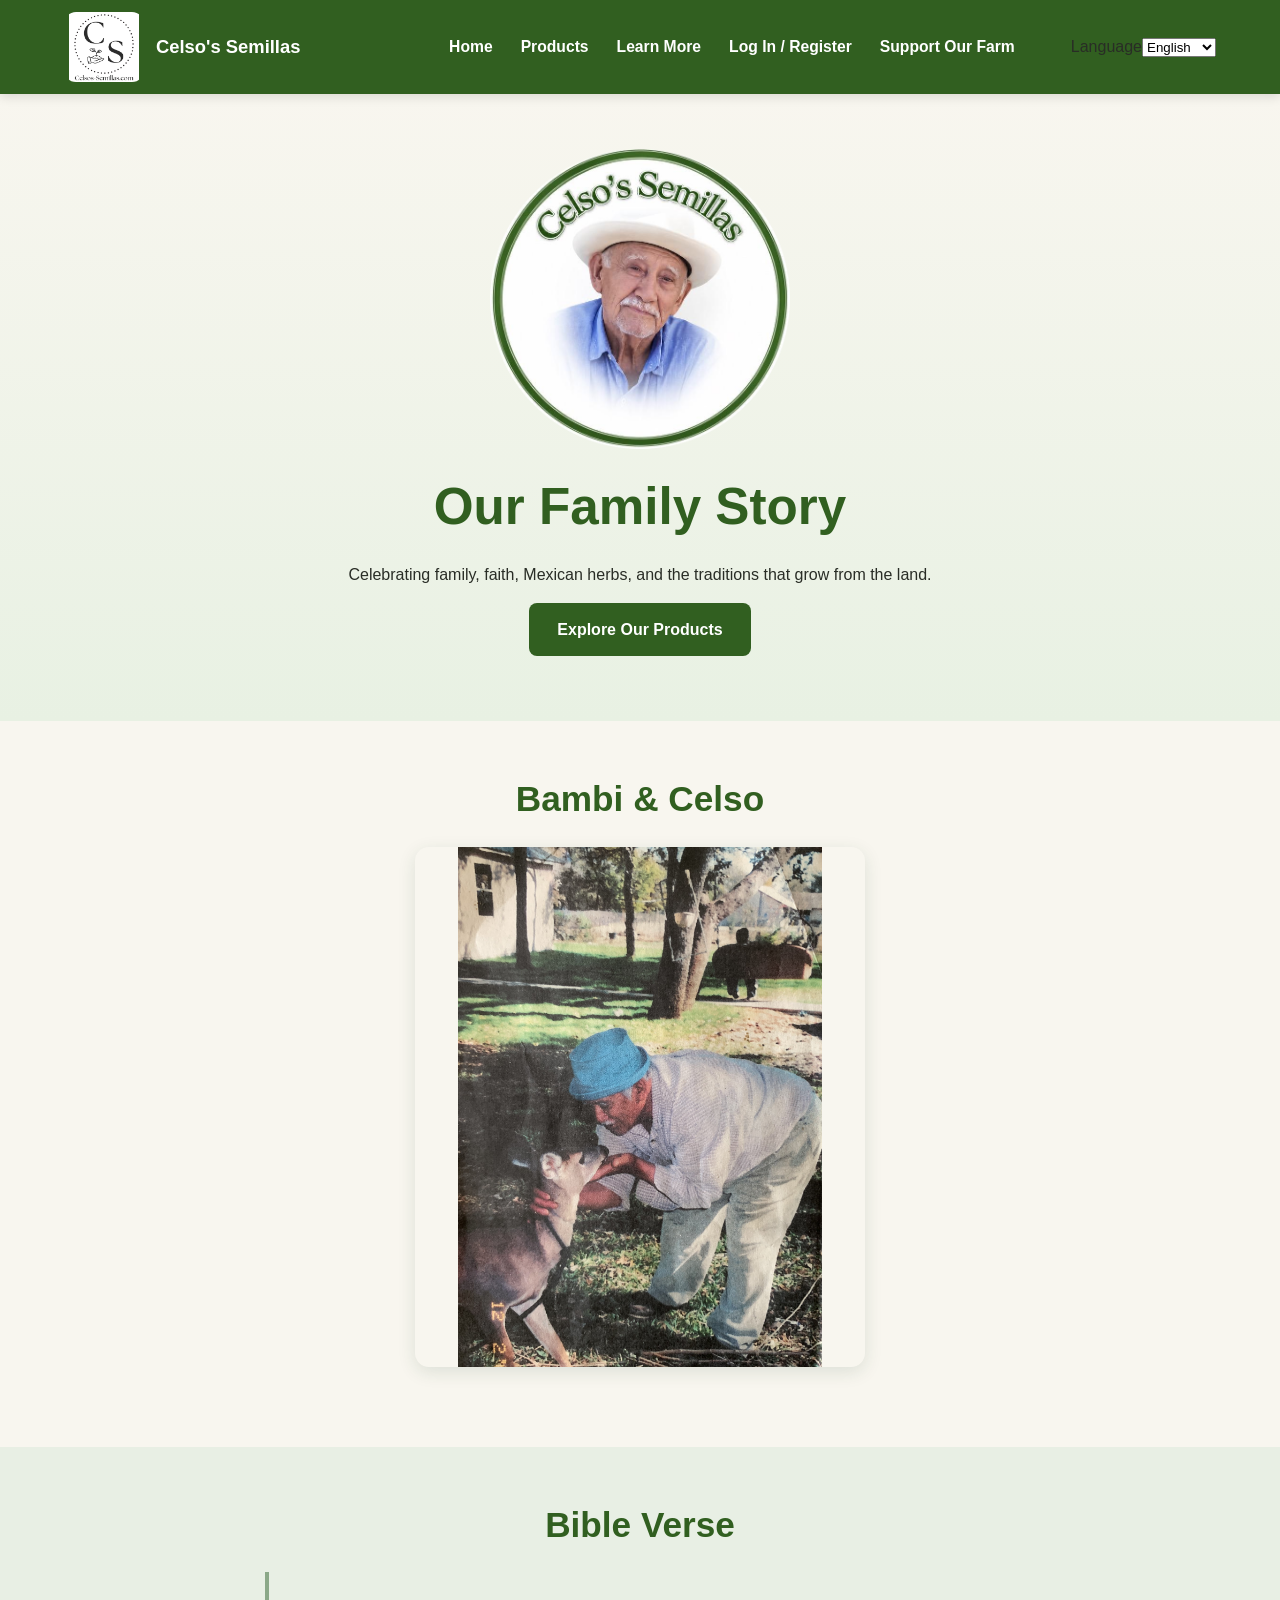
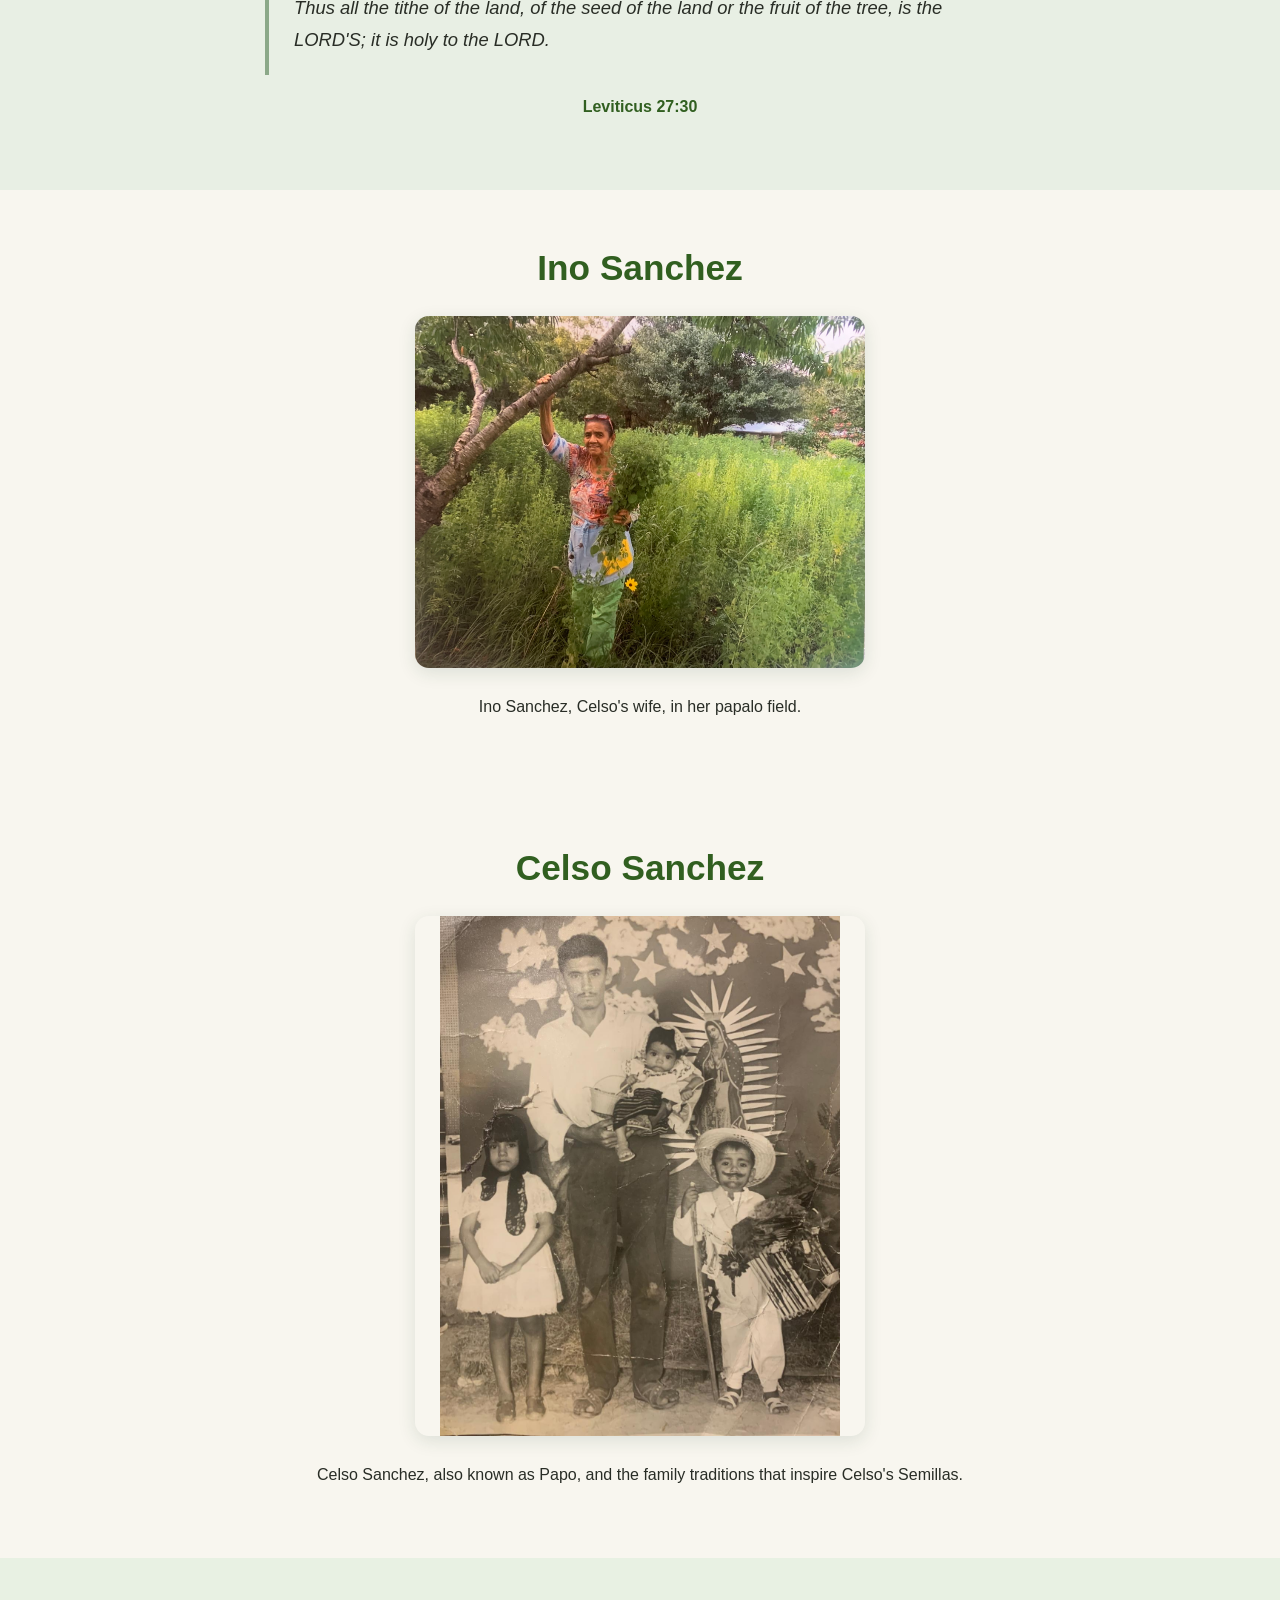
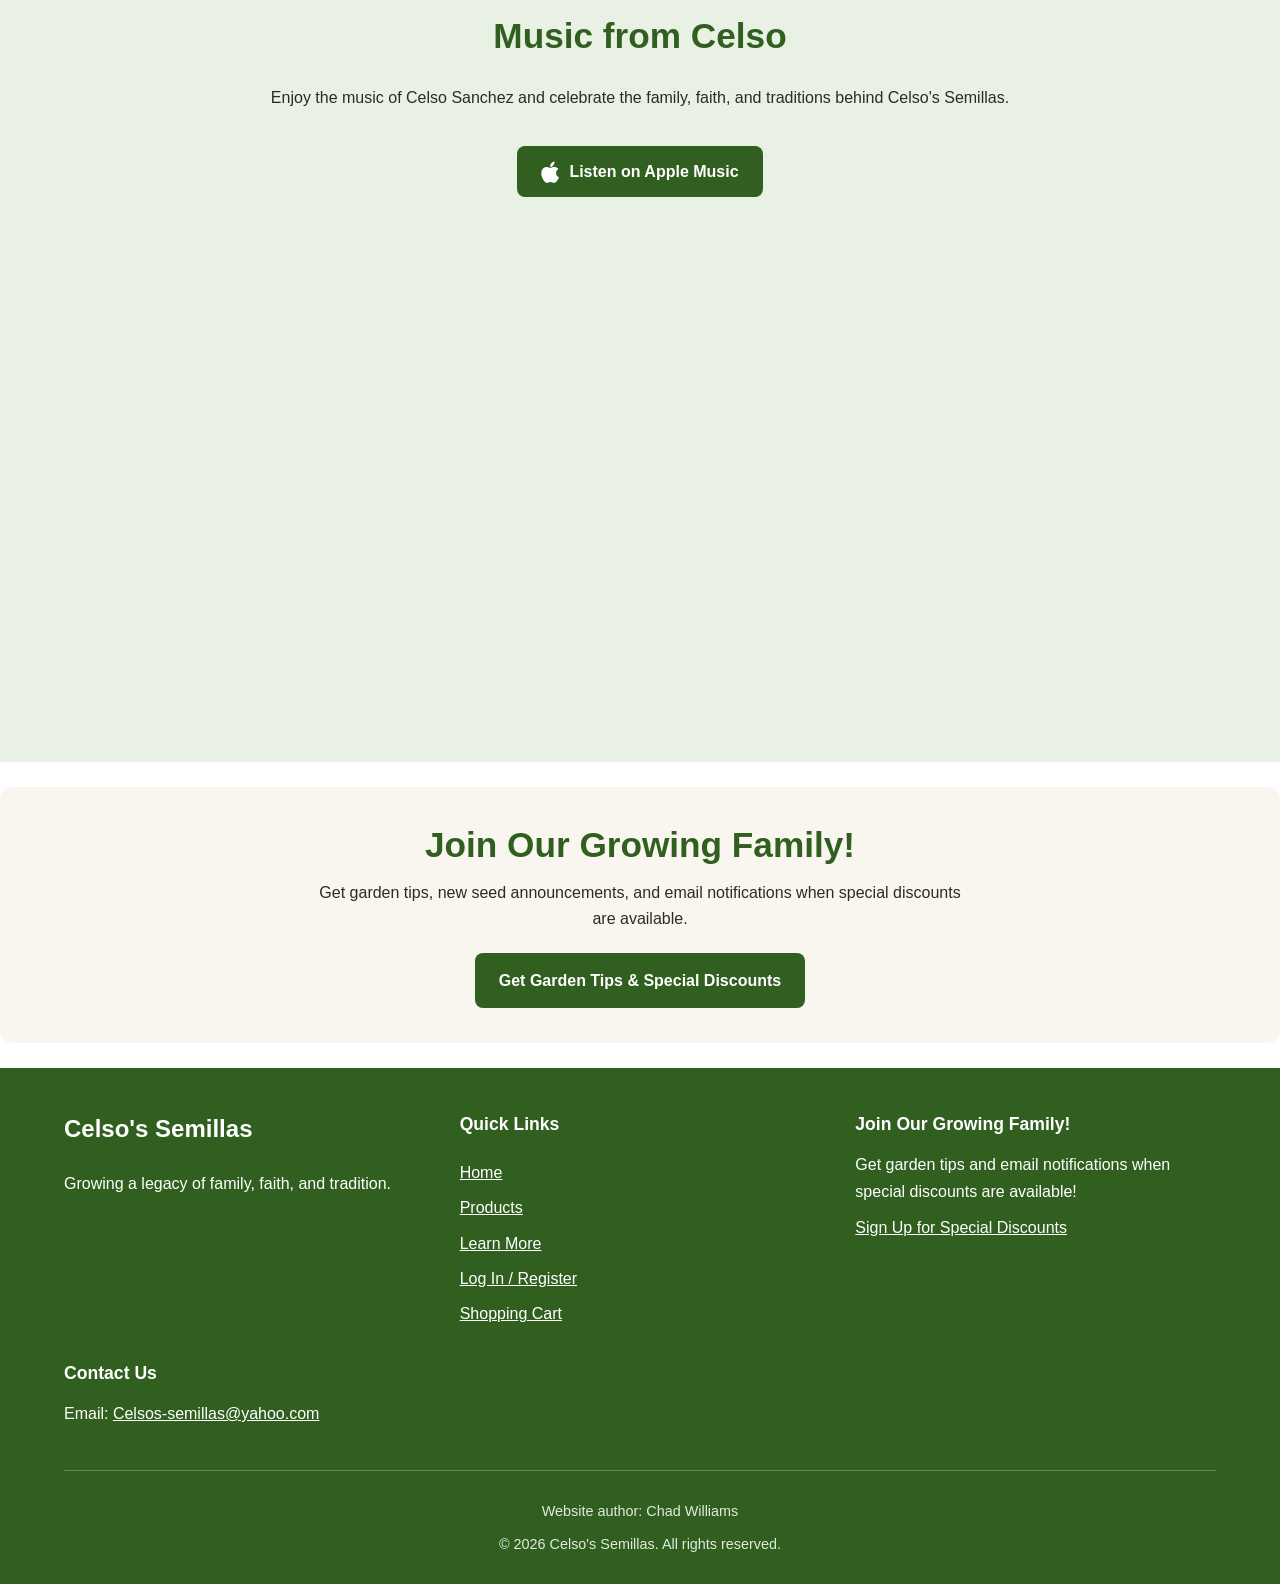
<file: index.html>
<!DOCTYPE html>
<html lang="en">
<head>
    <script async src="https://www.googletagmanager.com/gtm.js?id=GTM-53R4JGKM"></script>
<script>
  window.dataLayer = window.dataLayer || [];
  function gtag(){dataLayer.push(arguments);}
  gtag('js', new Date());
</script>
    <meta charset="UTF-8">
    <meta name="viewport" content="width=device-width, initial-scale=1.0">

    <title>Celso's Semillas | Seeds, Herbs &amp; Family Tradition</title>

    <meta name="description"
          content="Celso's Semillas offers seeds, Mexican herbs, and a celebration of family, agriculture, and tradition.">

    <link rel="stylesheet"
          href="https://cdnjs.cloudflare.com/ajax/libs/font-awesome/6.5.2/css/all.min.css">

    <link rel="icon" type="image/jpeg" href="images/main LOGO facicon logo.jpg">
    <link rel="stylesheet" href="style.css">

    <!-- PayPal cart -->
    <script src="https://www.paypalobjects.com/ncp/cart/cart.js"
            data-merchant-id="957AZ7LMPT8UA"></script>
</head>

<body>

<header class="header1">
     <nav class="navbar" aria-label="Main navigation">

        <a href="index.html" class="brand">
            <img
                class="small_logo"
                src="A3B91089-1409-40DA-A901-B8CD8E49F6BF.jpg"
                alt="Celso's Semillas home">
            <span>Celso's Semillas</span>
        </a>

        <ul class="nav-links">
            <li><a href="index.html" aria-current="page" data-i18n="home">Home</a></li>
<li><a href="products.html" data-i18n="products">Products</a></li>
<li><a href="learnmore.html" data-i18n="learnMore">Learn More</a></li>
<li><a href="login.html" data-i18n="login">Log In / Register</a></li>
<li><a href="support-farm.html" data-i18n="supportFarm">Support Our Farm</a></li>
            <li>
                <paypal-cart-button data-id="pp-view-cart"></paypal-cart-button>
            </li>
        </ul>

       

    </nav>
</header>

<script>
    cartPaypal.Cart({ id: "pp-view-cart" });
</script>

<main>

    <!-- HERO -->
    <section class="hero">
        <img
            class="pagelogo"
            src="main logo-crop.png"
            alt="Celso's Semillas main logo">

        <h1 data-i18n="homeStoryTitle">Our Family Story</h1>

        <p data-i18n="heroDescription">
            Celebrating family, faith, Mexican herbs, and the
            traditions that grow from the land.
        </p>

       <a href="products.html" class="button" data-i18n="exploreProducts">Explore Our Products</a>
    </section>

    <!-- FAMILY STORY -->
    <section class="family-section">
        <h2 data-i18n="familyStory">Bambi &amp; Celso</h2>

        <img
            class="content-image"
            src="images/Papo &amp; Bambi.jpg"
            alt="Bambi and Celso"
            loading="lazy">
    </section>

    <!-- BIBLE VERSE -->
    <section class="faith-section">
        <h2 data-i18n="bibleVerse">Bible Verse</h2>

        <blockquote data-i18n="verseText">
            Thus all the tithe of the land, of the seed of the land or
            the fruit of the tree, is the LORD'S; it is holy to the LORD.
        </blockquote>

        <p class="verse-reference" data-i18n="verseReference">
            Leviticus 27:30
        </p>
    </section>

    <!-- INO SANCHEZ -->
    <section class="family-section">
        <h2 data-i18n="inoHeading">Ino Sanchez</h2>

        <img
            class="content-image"
            src="images/mamo &amp; paplos.jpeg"
            alt="Ino Sanchez and her papalo field"
            loading="lazy">

        <p data-i18n="inoDescription">
            Ino Sanchez, Celso's wife, and her papalo field.
        </p>
    </section>

    <!-- CELSO SANCHEZ -->
    <section class="family-section">
        <h2 data-i18n="celsoHeading">Celso Sanchez</h2>

        <img
            class="content-image"
            src="images/old photo of celso.jpg"
            alt="An old photograph of Celso Sanchez, also known as Papo"
            loading="lazy">

        <p data-i18n="celsoDescription">
            Remembering Celso Sanchez, also known as Papo.
        </p>
    </section>

    <!-- MUSIC -->
    <section class="music-section">
       <h2 data-i18n="musicFromCelso">Music from Celso</h2>

        <p data-i18n="musicDescription">
            Visit Apple Music to listen to Celso's album and enjoy
            songs inspired by his life.
        </p>

        <a
            class="music-link"
            href="https://music.apple.com/us/artist/celso-sanchez/1757904394"
            target="_blank"
            rel="noopener noreferrer"
            aria-label="Listen to Celso Sanchez on Apple Music">

            <i class="fa-brands fa-apple" aria-hidden="true"></i>
            <span data-i18n="listenApple">Listen on Apple Music</span>
        </a>

        <div class="video-container">
            <iframe
                src="https://www.youtube.com/embed/ggBVYr4v6OI?si=LUc-UecNkaVNuimf"
                title="Music video featuring Celso's music"
                loading="lazy"
                allow="accelerometer; autoplay; clipboard-write; encrypted-media; gyroscope; picture-in-picture; web-share"
                referrerpolicy="strict-origin-when-cross-origin"
                allowfullscreen>
            </iframe>
        </div>
    </section>

    <!-- NEWSLETTER -->
    <section class="newsletter-signup">
        <h2 data-i18n="newsletterHeading">🌱 Join Our Growing Family!</h2>

        <p data-i18n="newsletterDescription">
            Sign up for garden tips, new seed announcements,
            and notifications when special discounts are available
            on our website.
        </p>

        <a
            href="login.html"
            class="newsletter-button"
            target="_blank"
            rel="noopener noreferrer"
            data-i18n="gardenTipsButton">
            Get Garden Tips &amp; Special Discounts
        </a>
    </section>

</main>

<!-- FOOTER -->
<footer class="footer">
    <div class="footer-content">

        <div class="footer-about">
            <h2>Celso's Semillas</h2>
            <p data-i18n="footerTagline">Growing a legacy of family, faith, and tradition.</p>
        </div>

        <div class="footer-links">
            <h3 data-i18n="quickLinks">Quick Links</h3>
            <a href="index.html" data-i18n="home">Home</a>
            <a href="products.html" data-i18n="products">Products</a>
            <a href="learnmore.html" data-i18n="learnMore">Learn More</a>
            <a href="login.html" data-i18n="login">Log In / Register</a>
            <a href="shoppingcart.html" data-i18n="shoppingCart">Shopping Cart</a>
        </div>

        <div class="footer-newsletter">
            <h3 data-i18n="newsletterHeading">🌱 Join Our Growing Family</h3>

            <p data-i18n="footerNewsletterDescription">
                Get garden tips and email notifications when special discounts are available!
            </p>

            <a
                href="login.html"
                target="_blank"
                rel="noopener noreferrer"
                data-i18n="footerNewsletterButton">
                Sign Up for Special Discounts
            </a>
        </div>

        <div class="footer-contact">
            <h3 data-i18n="contactUs">Contact Us</h3>
            <p>
    <span data-i18n="emailLabel">Email:</span>
    <a href="mailto:Celsos-semillas@yahoo.com">
        Celsos-semillas@yahoo.com
    </a>
</p>
        </div>

    </div>

    <div class="footer-bottom">
        <p data-i18n="websiteAuthor">Website author: Chad Williams</p>
       <p data-i18n="copyright">&copy; 2026 Celso's Semillas. All rights reserved.</p>
    </div>
</footer>

<!-- Preserve the existing cart-count behavior -->
<script>
(function () {
    const cartKey = "celsosSemillasCart";
    const countElement = document.getElementById("cart-count");

    if (!countElement) return;

    function updateCartCount() {
        try {
            const cart = JSON.parse(localStorage.getItem(cartKey)) || [];

            const total = cart.reduce(function (sum, item) {
                return sum + Number(item.quantity || 0);
            }, 0);

            countElement.textContent = total;
        } catch (error) {
            countElement.textContent = "0";
        }
    }

    updateCartCount();
})();
</script>

<!-- Load translations after the page content -->
<script src="translations.js"></script>
</body>
</html>
</file>
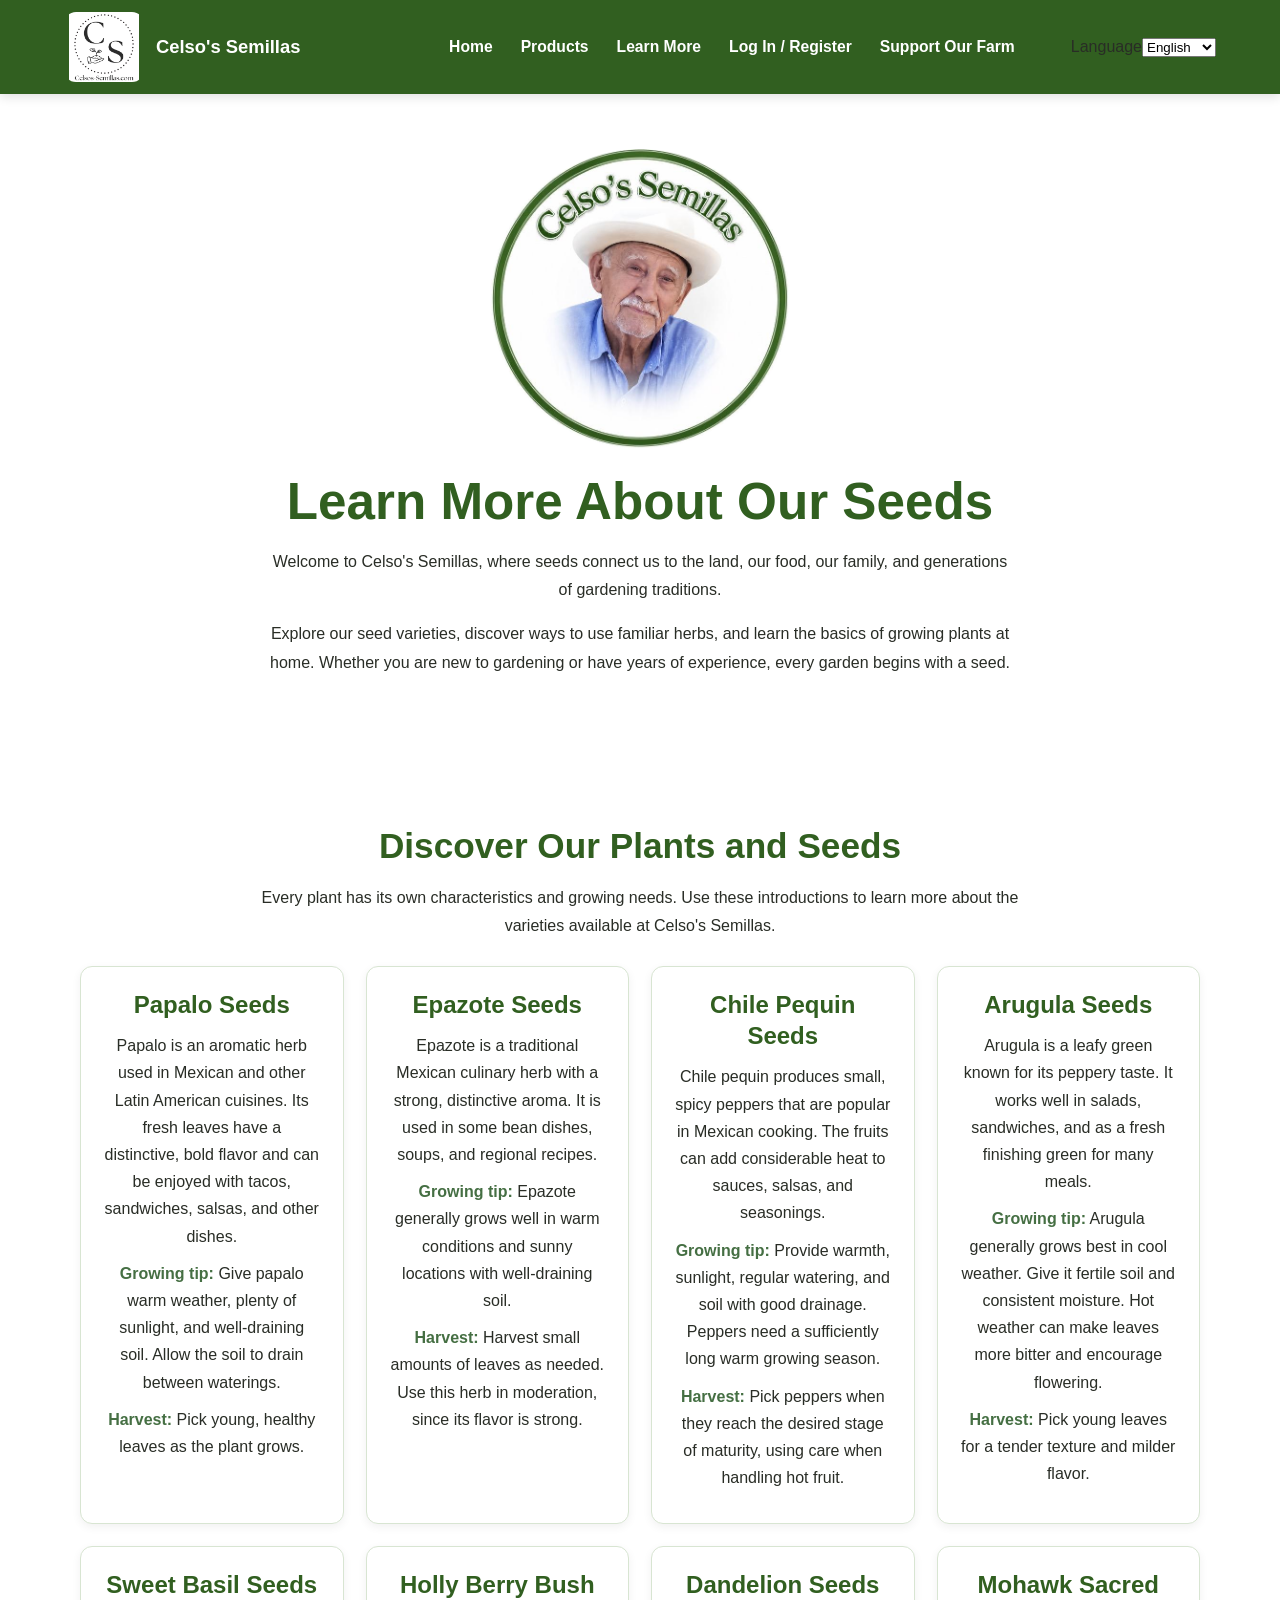
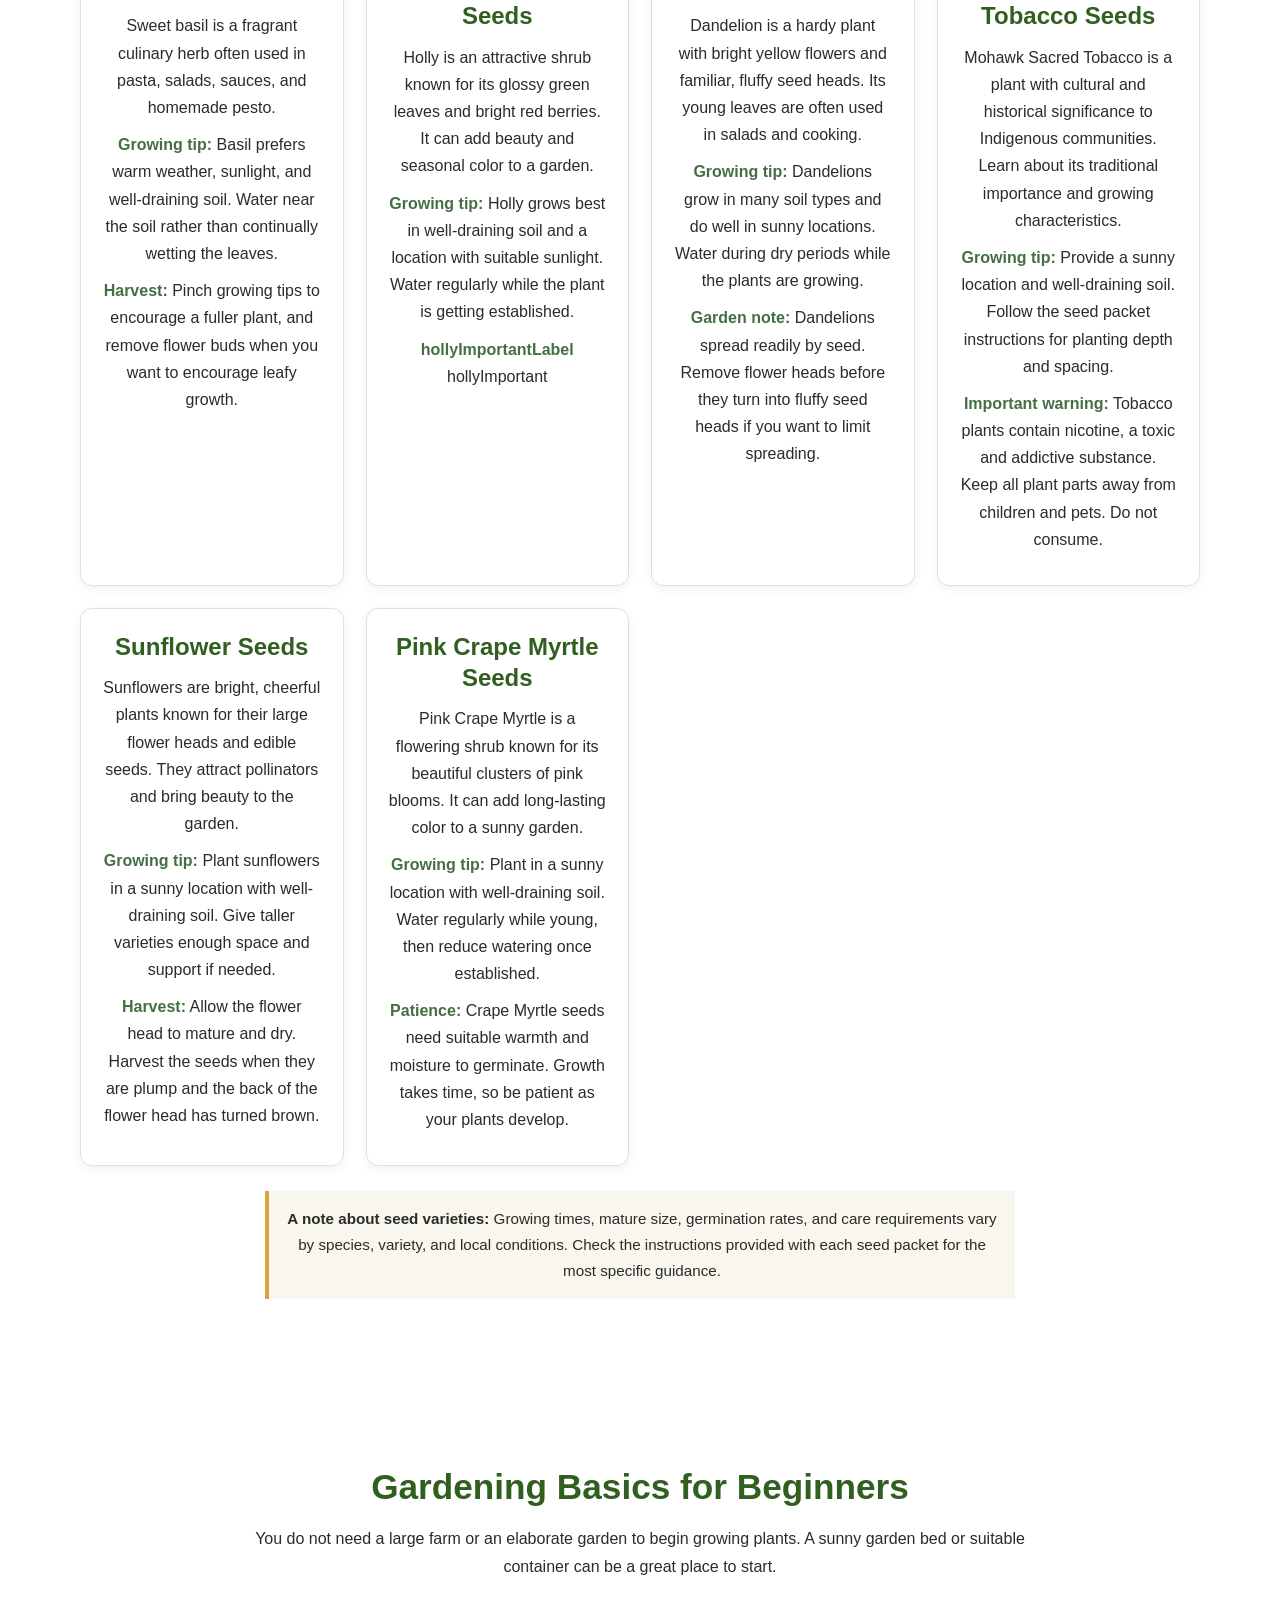
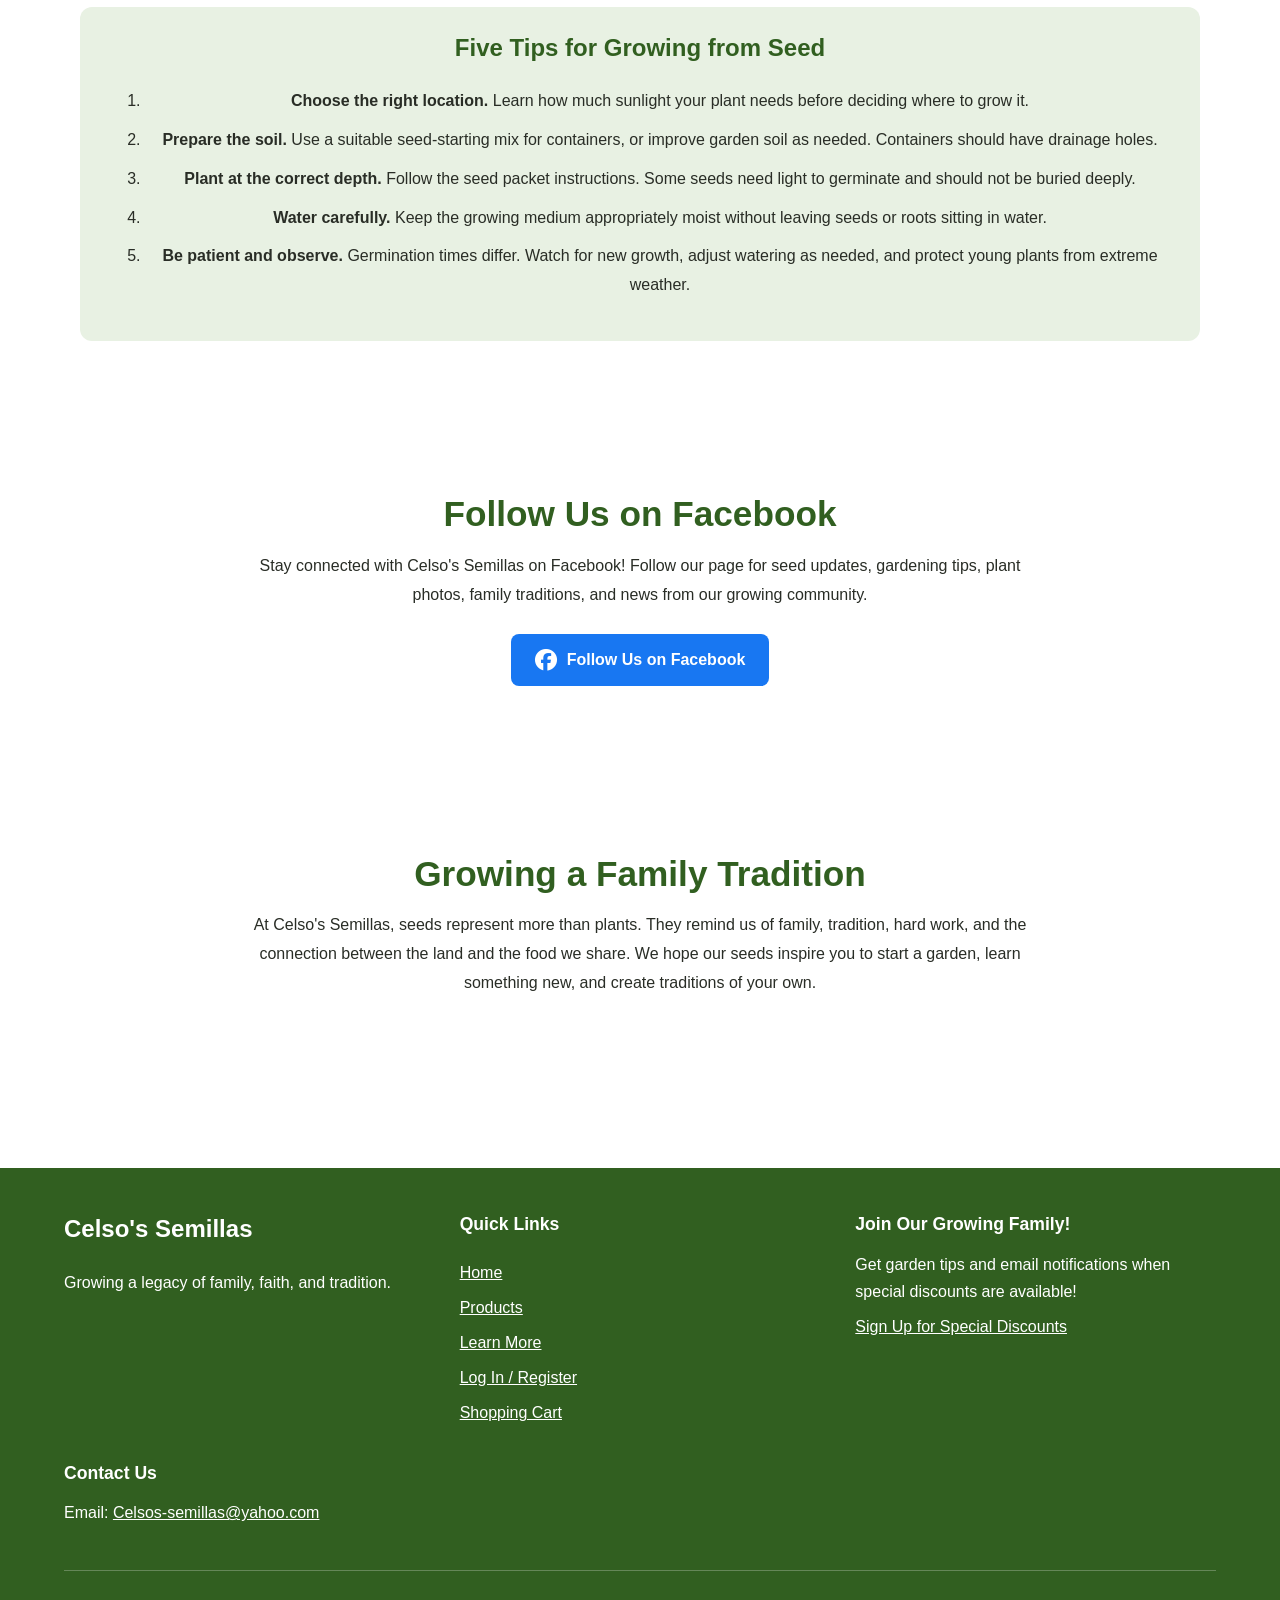
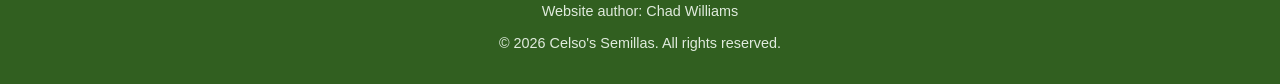
<file: learnmore.html>
<!DOCTYPE html>
<html lang="en">
<head>
 <meta charset="UTF-8">
    <meta name="viewport" content="width=device-width, initial-scale=1.0">

    <title>Shop Seeds | Celso's Semillas</title>

    <meta name="description"
          content="Shop quality seeds at Celso's Semillas. Explore our seed collection and grow something wonderful.">

    <!-- Font Awesome for the shopping cart icon -->
    <link rel="stylesheet"
          href="https://cdnjs.cloudflare.com/ajax/libs/font-awesome/6.5.2/css/all.min.css">

    <link rel="icon" type="image/jpeg" href="images/main LOGO facicon logo.jpg">
    <link rel="stylesheet" href="style.css">
    <script src="https://www.paypalobjects.com/ncp/cart/cart.js" data-merchant-id="957AZ7LMPT8UA"></script>

    <style>
        .learn-page {
            max-width: 1200px;
            margin: 0 auto;
            padding: 30px 20px 50px;
            color: var(--dark-text, #292D26);
        }

        .learn-hero {
            text-align: center;
            padding: 25px 10px 35px;
        }

        .learn-hero .pagelogo {
            display: block;
            width: min(100%, 300px);
            height: auto;
            margin: 0 auto 20px;
        }

        .learn-hero h1 {
            color: var(--forest-green, #315F20);
            margin-bottom: 12px;
        }

        .learn-hero p {
            max-width: 750px;
            margin: 0 auto 15px;
            line-height: 1.8;
        }

        .learn-section {
            margin: 40px 0;
        }

        .learn-section h2 {
            color: var(--forest-green, #315F20);
            text-align: center;
            margin-bottom: 15px;
        }

        .section-intro {
            max-width: 800px;
            margin: 0 auto 25px;
            text-align: center;
            line-height: 1.8;
        }

        .plant-grid {
            display: grid;
            grid-template-columns: repeat(auto-fit, minmax(240px, 1fr));
            gap: 22px;
            margin-top: 25px;
        }

        .plant-card {
            background: var(--white, #FFFFFF);
            border: 1px solid var(--border-color, #D8E5D2);
            border-radius: 12px;
            padding: 22px;
            box-shadow: 0 3px 10px rgba(0, 0, 0, 0.06);
        }

        .plant-card h3 {
            color: var(--forest-green, #315F20);
            margin-top: 0;
            margin-bottom: 12px;
        }

        .plant-card p {
            line-height: 1.7;
            margin: 10px 0;
        }

        .plant-card strong {
            color: var(--dark-green, #456F43);
        }

        .growing-guide {
            background: var(--light-green, #E8F1E3);
            border-radius: 12px;
            padding: 25px;
        }

        .growing-guide h3 {
            color: var(--forest-green, #315F20);
            margin-top: 0;
        }

        .growing-guide li {
            line-height: 1.8;
            margin-bottom: 10px;
        }

        .learn-note {
            font-size: 0.95rem;
            line-height: 1.7;
            margin-top: 25px;
            padding: 15px;
            border-left: 4px solid var(--gold, #D9A441);
            background: var(--cream, #F8F6EF);
        }

        @media (max-width: 600px) {
            .learn-page {
                padding: 20px 14px 35px;
            }

            .plant-grid {
                grid-template-columns: 1fr;
            }

            .growing-guide {
                padding: 18px;
            }
        }

.facebook-button {
    display: inline-flex;
    align-items: center;
    justify-content: center;
    gap: 10px;
    padding: 12px 24px;
    background-color: #1877F2;
    color: #FFFFFF;
    text-decoration: none;
    font-weight: bold;
    border-radius: 8px;
    transition: background-color 0.2s ease;
}

.facebook-button:hover {
    background-color: #145DBF;
}

.facebook-button i {
    font-size: 22px;
}
    </style>
     <!-- PayPal cart -->
    <script src="https://www.paypalobjects.com/ncp/cart/cart.js"
            data-merchant-id="957AZ7LMPT8UA"></script>
<script async src="https://www.googletagmanager.com/gtm.js?id=GTM-53R4JGKM"></script>
<script>
  window.dataLayer = window.dataLayer || [];
  function gtag(){dataLayer.push(arguments);}
  gtag('js', new Date());
</script>
</head>

<body>
    <header class="header1">
     <nav class="navbar" aria-label="Main navigation">

        <a href="index.html" class="brand">
            <img
                class="small_logo"
                src="A3B91089-1409-40DA-A901-B8CD8E49F6BF.jpg"
                alt="Celso's Semillas home">
            <span>Celso's Semillas</span>
        </a>

        <ul class="nav-links">
            <li>
                <a href="index.html" data-i18n="home" aria-current="page">Home</a>
            </li>
            <li>
                <a href="products.html" data-i18n="products">Products</a>
            </li>
            <li>
                <a href="learnmore.html" data-i18n="learnMore">Learn More</a>
            </li>
            <li>
                <a href="login.html" data-i18n="login">Log In / Register</a>
            </li>
            <li>
                <a href="support-farm.html" data-i18n="supportFarm">Support Our Farm</a>
            </li>
            <li>
                <paypal-cart-button data-id="pp-view-cart"></paypal-cart-button>
            </li>
        </ul>

        

    </nav>
</header>

<script>
    cartPaypal.Cart({ id: "pp-view-cart" });
</script>

    </header>

    <main class="learn-page">
        <section class="learn-hero">
            <img
                class="pagelogo"
                src="main logo-crop.png"
                alt="Celso's Semillas logo">

           <h1 data-i18n="learnPageTitle">Learn More About Our Seeds</h1>

           <p data-i18n="learnIntroOne">
    Welcome to Celso's Semillas, where seeds connect us to
    the land, our food, our family, and generations of gardening
    traditions.
</p>

           <p data-i18n="learnIntroTwo">
    Explore our seed varieties, discover ways to use familiar
    herbs, and learn the basics of growing plants at home.
    Whether you are new to gardening or have years of experience,
    every garden begins with a seed.
</p>
        </section>

        <section class="learn-section">
            <h2 data-i18n="plantCollection">Discover Our Plants and Seeds</h2>

            <p class="section-intro" data-i18n="plantCollectionIntro">
    Every plant has its own characteristics and growing needs.
    Use these introductions to learn more about the varieties
    available at Celso's Semillas.
</p>

            <div class="plant-grid">
                <article class="plant-card">
                   <h3 data-i18n="productPapaloName">Papalo Seeds</h3>

<p data-i18n="papaloLearnDescription">
    Papalo is an aromatic herb used in Mexican and other
    Latin American cuisines. Its fresh leaves have a
    distinctive, bold flavor and can be enjoyed with
    tacos, sandwiches, salsas, and other dishes.
</p>

<p>
    <strong data-i18n="papaloGrowingTipLabel">Growing tip:</strong>
    <span data-i18n="papaloGrowingTip">Give papalo warm weather,
    plenty of sunlight, and well-draining soil. Allow
    the soil to drain between waterings.</span>
</p>

<p>
    <strong data-i18n="papaloHarvestLabel">Harvest:</strong>
    <span data-i18n="papaloHarvest">Pick young, healthy leaves
    as the plant grows.</span>
</p>
                </article>

                <article class="plant-card">
                    <h3 data-i18n="productEpazoteName">Epazote Seeds</h3>
                    <p data-i18n="epazoteLearnDescription">
                        Epazote is a traditional Mexican culinary herb with
                        a strong, distinctive aroma. It is used in some
                        bean dishes, soups, and regional recipes.
                    </p>
                    <p>
                        <strong data-i18n="epazoteGrowingTipLabel">Growing tip:</strong>
                        <span data-i18n="epazoteGrowingTip">Epazote generally grows
                        well in warm conditions and sunny locations with
                        well-draining soil.</span>
                    </p>
                    <p>
                        <strong data-i18n="epazoteHarvestLabel">Harvest:</strong>
                        <span data-i18n="epazoteHarvest">Harvest small amounts of
                        leaves as needed. Use this herb in moderation,
                        since its flavor is strong.</span>
                    </p>
                </article>

                <article class="plant-card">
                    <h3 data-i18n="productChileName">Chile Pequin Seeds</h3>
                    <p data-i18n="chileLearnDescription">
                        Chile pequin produces small, spicy peppers that
                        are popular in Mexican cooking. The fruits can add
                        considerable heat to sauces, salsas, and seasonings.
                    </p>
                    <p>
                        <strong data-i18n="chileGrowingTipLabel">Growing tip:</strong>
                        <span data-i18n="chileGrowingTip">Provide warmth, sunlight,
                        regular watering, and soil with good drainage.
                        Peppers need a sufficiently long warm growing season.</span>
                    </p>
                    <p>
                        <strong data-i18n="chileHarvestLabel">Harvest:</strong>
                        <span data-i18n="chileHarvest">Pick peppers when they reach
                        the desired stage of maturity, using care when
                        handling hot fruit.</span>
                    </p>
                </article>

                <article class="plant-card">
                    <h3 data-i18n="productArugulaName">Arugula Seeds</h3>
                    <p data-i18n="arugulaLearnDescription">
                        Arugula is a leafy green known for its peppery taste.
                        It works well in salads, sandwiches, and as a fresh
                        finishing green for many meals.
                    </p>
                    <p>
                        <strong data-i18n="arugulaGrowingTipLabel">Growing tip:</strong>
                        <span data-i18n="arugulaGrowingTip">Arugula generally grows
                        best in cool weather. Give it fertile soil and
                        consistent moisture. Hot weather can make leaves
                        more bitter and encourage flowering.</span>
                    </p>
                    <p>
                        <strong data-i18n="arugulaHarvestLabel">Harvest:</strong>
                        <span data-i18n="arugulaHarvest">Pick young leaves for a
                        tender texture and milder flavor.</span>
                    </p>
                </article>

                <article class="plant-card">
                    <h3 data-i18n="productBasilName">Sweet Basil Seeds</h3>
                    <p data-i18n="basilLearnDescription">
                        Sweet basil is a fragrant culinary herb often used
                        in pasta, salads, sauces, and homemade pesto.
                    </p>
                    <p>
                        <strong data-i18n="basilGrowingTipLabel">Growing tip:</strong>
                        <span data-i18n="basilGrowingTip">Basil prefers warm
                        weather, sunlight, and well-draining soil. Water
                        near the soil rather than continually wetting
                        the leaves.</span>
                    </p>
                    <p>
                        <strong data-i18n="basilHarvestLabel">Harvest:</strong>
                        <span data-i18n="basilHarvest">Pinch growing tips to
                        encourage a fuller plant, and remove flower buds
                        when you want to encourage leafy growth.</span>
                    </p>
                </article>

                <article class="plant-card">
                    <h3 data-i18n="productHollyName">Holly Berry Seeds</h3>
                    <p data-i18n="hollyLearnDescription">
                        Holly plants are commonly grown for their foliage
                        and colorful berries. Their appearance, growth habit,
                        and berry production depend on the particular
                        holly species and variety.
                    </p>
                    <p>
                        <strong data-i18n="hollyGrowingTipLabel">Growing tip:</strong>
                        <span data-i18n="hollyGrowingTip">Check the exact variety
                        for its sunlight, soil, and climate requirements.
                        Some hollies need a compatible male plant nearby
                        to produce berries.</span>
                    </p>
                    <p>
                        <strong data-i18n="hollyImportantLabel">Important:</strong>
                        <span data-i18n="hollyImportant">Holly berries can be
                        poisonous to people and pets. Do not eat them.</span>
                    </p>
                </article>

                <article class="plant-card">
                    <h3 data-i18n="productDandelionName">Dandelion Seeds</h3>
                    <p data-i18n="dandelionLearnDescription">
                        Dandelions are hardy flowering plants known for
                        their bright yellow flowers and familiar seed heads.
                        They can support some pollinators and grow readily
                        in many settings.
                    </p>
                    <p>
                        <strong data-i18n="dandelionGrowingTipLabel">Growing tip:</strong>
                        <span data-i18n="dandelionGrowingTip">Dandelions adapt to
                        many soil conditions and can grow in full sun
                        or partial shade.</span>
                    </p>
                    <p>
                        <strong data-i18n="dandelionGardenNoteLabel">Garden note:</strong>
                        <span data-i18n="dandelionGardenNote">They spread easily
                        by seed, so consider where you plant them and
                        whether you want them to spread.</span>
                    </p>
                </article>

                <article class="plant-card">
                    <h3 data-i18n="productMohawkName">Mohawk Sacred Tobacco Seeds</h3>

<p data-i18n="mohawkLearnDescription">
    Mohawk Sacred Tobacco is a plant with cultural and
    historical significance to Indigenous communities.
    Learn about its traditional importance and growing
    characteristics.
</p>

<p>
    <strong data-i18n="mohawkGrowingTipLabel">Growing tip:</strong>
    <span data-i18n="mohawkGrowingTip">
        Provide a sunny location and well-draining soil.
        Follow the seed packet instructions for planting
        depth and spacing.
    </span>
</p>

<p>
    <strong data-i18n="mohawkWarningLabel">Important warning:</strong>
    <span data-i18n="mohawkWarning">
        Tobacco plants contain nicotine, a toxic and
        addictive substance. Keep all plant parts away
        from children and pets. Do not consume.
    </span>
</p>
                </article>

                <article class="plant-card">
                    <h3 data-i18n="productSunflowerName">Sunflower Seeds</h3>
                    <p data-i18n="sunflowerLearnDescription">
                        Sunflowers are cheerful flowering plants that can
                        bring color to a garden. Their flowers can attract
                        pollinators, and some varieties produce seeds
                        enjoyed by birds and people.
                    </p>
                    <p>
                        <strong data-i18n="sunflowerGrowingTipLabel">Growing tip:</strong>
                        <span data-i18n="sunflowerGrowingTip">Choose a sunny spot
                        and soil with good drainage. Tall varieties may
                        need extra space and protection from strong winds.</span>
                    </p>
                    <p>
                        <strong data-i18n="sunflowerHarvestLabel">Harvest:</strong>
                        <span data-i18n="sunflowerHarvest">For seed collection,
                        allow the flower head to mature and dry before
                        collecting seeds.</span>
                    </p>
                </article>

                <article class="plant-card">
                    <h3 data-i18n="productCrapeName">Pink Crape Myrtle Seeds</h3>

<p data-i18n="crapeLearnDescription">
    Pink Crape Myrtle is a flowering shrub known for its
    beautiful clusters of pink blooms. It can add
    long-lasting color to a sunny garden.
</p>

<p>
    <strong data-i18n="crapeGrowingTipLabel">Growing tip:</strong>
    <span data-i18n="crapeGrowingTip">
        Plant in a sunny location with well-draining soil.
        Water regularly while young, then reduce watering
        once established.
    </span>
</p>

<p>
    <strong data-i18n="crapePatienceLabel">Patience:</strong>
    <span data-i18n="crapePatience">
        Crape Myrtle seeds need suitable warmth and moisture
        to germinate. Growth takes time, so be patient as
        your plants develop.
    </span>
</p>
                </article>
            </div>

            
               <p class="learn-note">
    <strong data-i18n="seedVarietiesNoteTitle">A note about seed varieties:</strong>
    <span data-i18n="seedVarietiesNote">Growing times, mature size, germination rates, and care requirements vary by species, variety, and local conditions. Check the instructions provided with each seed packet for the most specific guidance.</span>
</p>
        </section>

               <section class="learn-section">
    <h2 data-i18n="gardeningBasics">Gardening Basics for Beginners</h2>

    <p class="section-intro" data-i18n="gardeningIntro">
        You do not need a large farm or an elaborate garden to
        begin growing plants. A sunny garden bed or suitable
        container can be a great place to start.
    </p>

    <div class="growing-guide">
        <h3 data-i18n="growingTipsTitle">Five Tips for Growing from Seed</h3>

        <ol>
            <li>
                <strong data-i18n="gardeningTipOneTitle">Choose the right location.</strong>
                <span data-i18n="gardeningTipOne">Learn how much sunlight your plant needs before
                deciding where to grow it.</span>
            </li>
            <li>
                <strong data-i18n="gardeningTipTwoTitle">Prepare the soil.</strong>
                <span data-i18n="gardeningTipTwo">Use a suitable seed-starting mix for containers,
                or improve garden soil as needed. Containers
                should have drainage holes.</span>
            </li>
            <li>
                <strong data-i18n="gardeningTipThreeTitle">Plant at the correct depth.</strong>
                <span data-i18n="gardeningTipThree">Follow the seed packet instructions. Some seeds
                need light to germinate and should not be buried
                deeply.</span>
            </li>
            <li>
                <strong data-i18n="gardeningTipFourTitle">Water carefully.</strong>
                <span data-i18n="gardeningTipFour">Keep the growing medium appropriately moist without
                leaving seeds or roots sitting in water.</span>
            </li>
            <li>
                <strong data-i18n="gardeningTipFiveTitle">Be patient and observe.</strong>
                <span data-i18n="gardeningTipFive">Germination times differ. Watch for new growth,
                adjust watering as needed, and protect young plants
                from extreme weather.</span>
            </li>
        </ol>
    </div>
</section>

<section class="learn-section facebook-section">
    <h2 data-i18n="followFacebook">Follow Us on Facebook</h2>

    <p class="section-intro" data-i18n="facebookIntro">
        Stay connected with Celso's Semillas on Facebook!
        Follow our page for seed updates, gardening tips,
        plant photos, family traditions, and news from our growing community.
    </p>

    <p style="text-align: center;">
        <a
            href="https://www.facebook.com/profile.php?id=61594769373897"
            target="_blank"
            rel="noopener noreferrer"
            class="facebook-button"
        >
            <i class="fa-brands fa-facebook" aria-hidden="true"></i>
            <span data-i18n="followFacebook">Follow Us on Facebook</span>
        </a>
    </p>
</section>
        <section class="learn-section">
            <h2 data-i18n="growingFamilyTraditionTitle">Growing a Family Tradition</h2>
            <p class="section-intro" data-i18n="growingFamilyTraditionIntro">
                At Celso's Semillas, seeds represent more than plants.
                They remind us of family, tradition, hard work, and the
                connection between the land and the food we share.
                We hope our seeds inspire you to start a garden, learn
                something new, and create traditions of your own.
                </p>
        </section>
    </main>



   <footer class="footer">
    <div class="footer-content">

        <div class="footer-about">
            <h2>Celso's Semillas</h2>
            <p data-i18n="footerTagline">Growing a legacy of family, faith, and tradition.</p>
        </div>

        <div class="footer-links">
            <h3 data-i18n="quickLinks">Quick Links</h3>
            <a href="index.html" data-i18n="home">Home</a>
            <a href="products.html" data-i18n="products">Products</a>
            <a href="learnmore.html" data-i18n="learnMore">Learn More</a>
            <a href="login.html" data-i18n="login">Log In / Register</a>
            <a href="shoppingcart.html" data-i18n="shoppingCart">Shopping Cart</a>
        </div>

        <div class="footer-newsletter">
            <h3 data-i18n="newsletterHeading">🌱 Join Our Growing Family</h3>

            <p data-i18n="footerNewsletterDescription">
                Get garden tips and email notifications when special discounts are available!
            </p>

            <a
                href="login.html"
                target="_blank"
                rel="noopener noreferrer"
                data-i18n="footerNewsletterButton">
                Sign Up for Special Discounts
            </a>
        </div>

        <div class="footer-contact">
            <h3 data-i18n="contactUs">Contact Us</h3>
            <p>
    <span data-i18n="emailLabel">Email:</span>
    <a href="mailto:Celsos-semillas@yahoo.com">
        Celsos-semillas@yahoo.com
    </a>
</p>
        </div>

    </div>

    <div class="footer-bottom">
        <p data-i18n="websiteAuthor">Website author: Chad Williams</p>
       <p data-i18n="copyright">&copy; 2026 Celso's Semillas. All rights reserved.</p>
    </div>
</footer>

    <script>
    (function () {
        const cartKey = "celsosSemillasCart";
        const countElement = document.getElementById("cart-count");

        if (!countElement) return;

        function updateCartCount() {
            try {
                const cart = JSON.parse(localStorage.getItem(cartKey)) || [];
                const total = cart.reduce(function (sum, item) {
                    return sum + Number(item.quantity || 0);
                }, 0);

                countElement.textContent = total;
            } catch (error) {
                countElement.textContent = "0";
            }
        }

        updateCartCount();

        window.addEventListener("storage", updateCartCount);
        window.addEventListener("cartUpdated", updateCartCount);
    })();
    </script>

    <!-- Load translations after the page content -->
<script src="translations.js"></script>
</body>
</html>
</file>
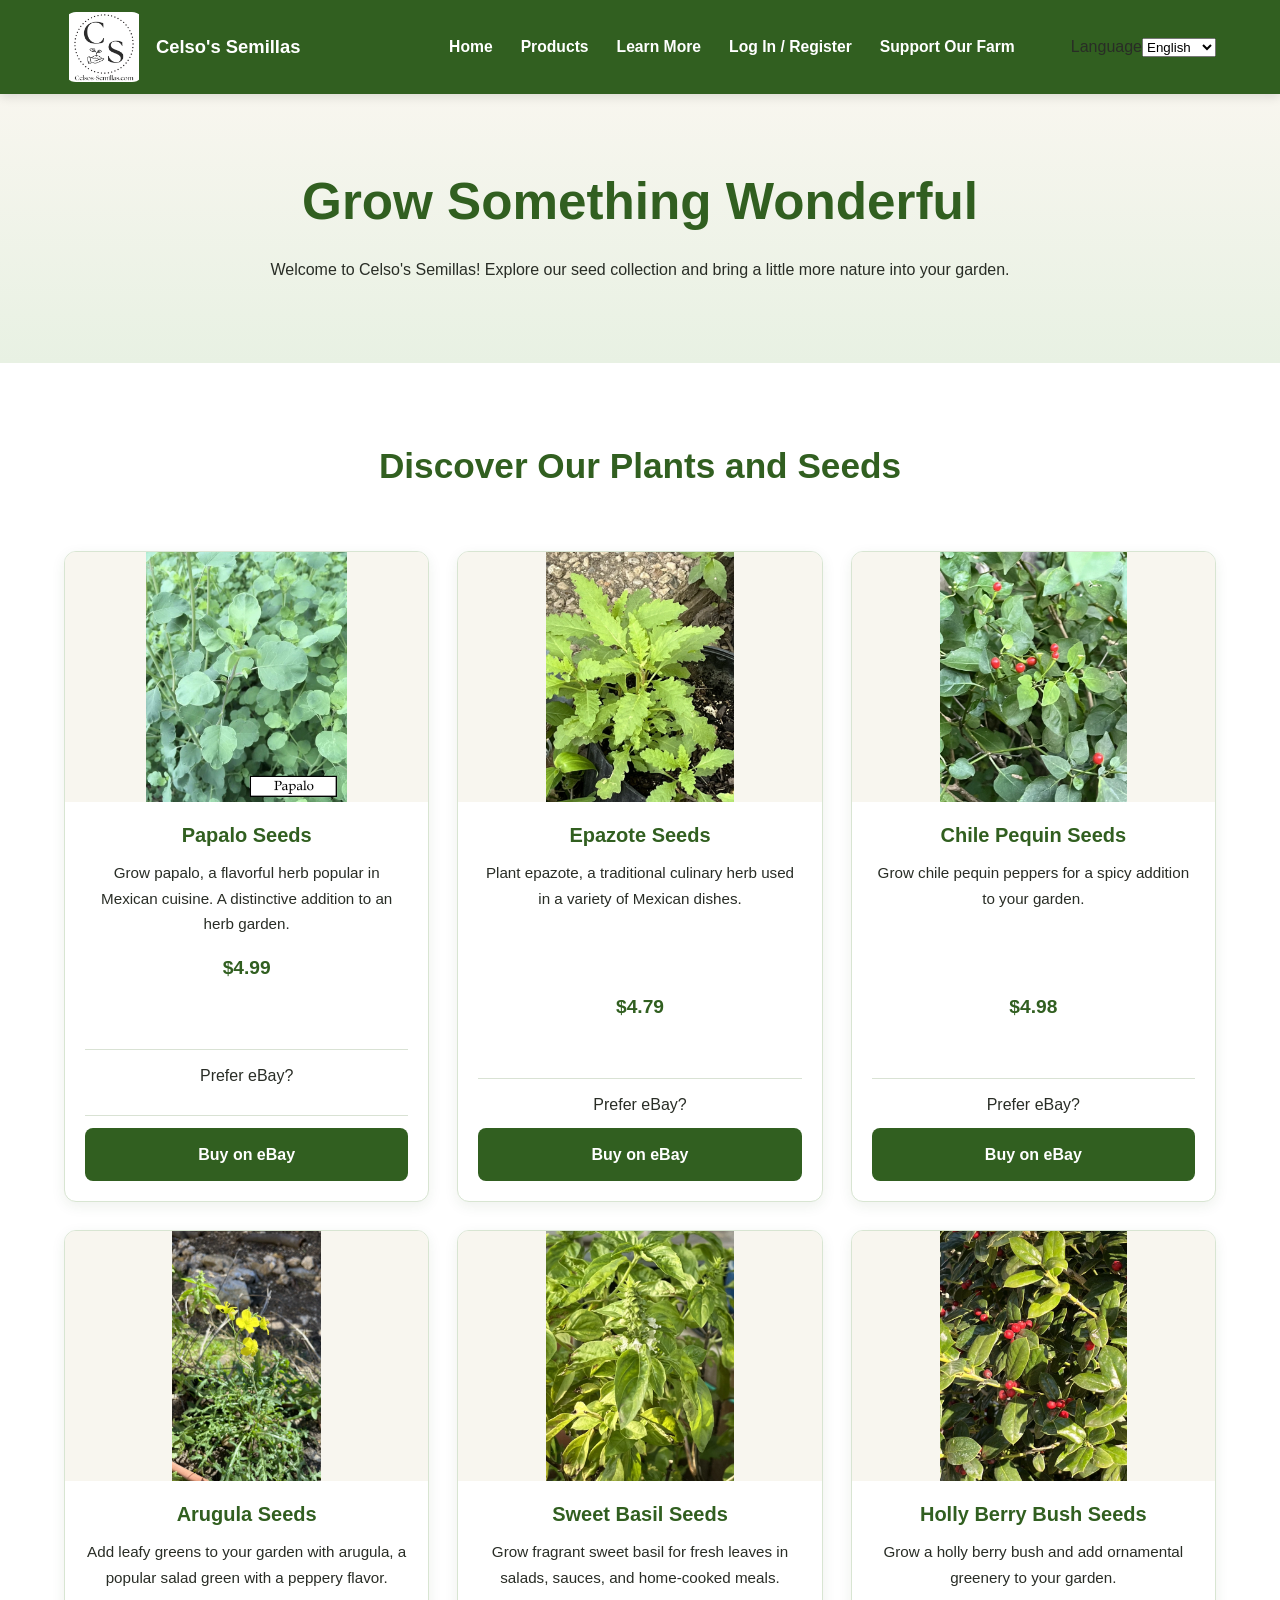
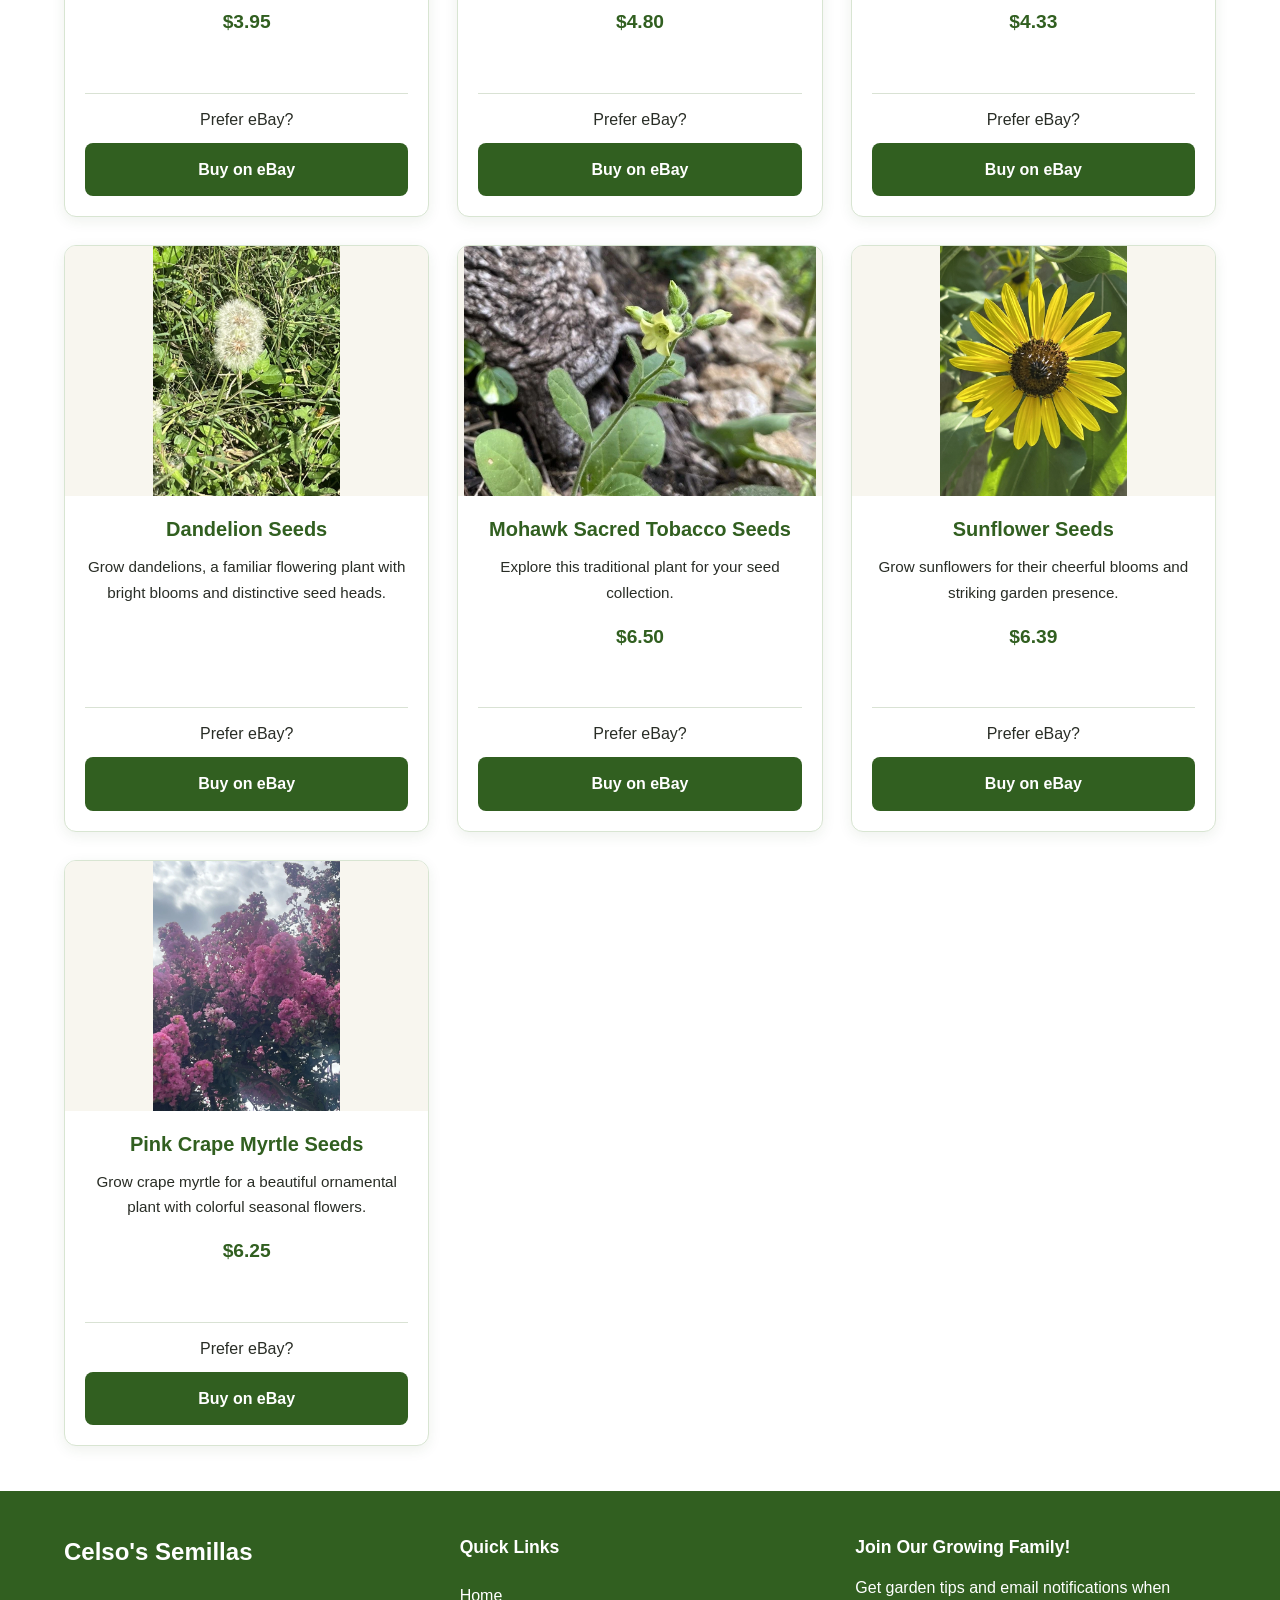
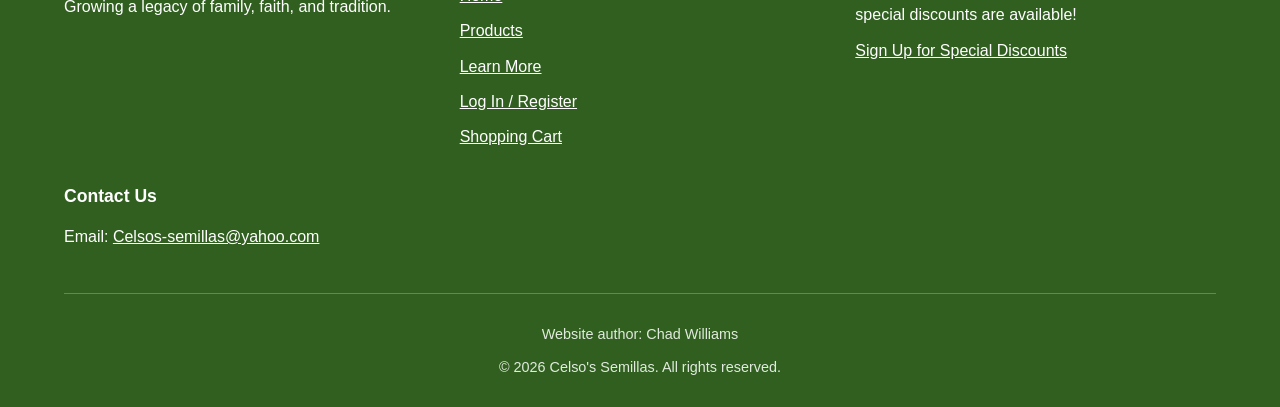
<file: products.html>
<!DOCTYPE html>
<html lang="en">
<head>
    <script async src="https://www.googletagmanager.com/gtm.js?id=GTM-53R4JGKM"></script>
<script>
  window.dataLayer = window.dataLayer || [];
  function gtag(){dataLayer.push(arguments);}
  gtag('js', new Date());
</script>
    <meta charset="UTF-8">
    <meta name="viewport" content="width=device-width, initial-scale=1.0">

    <title>Shop Seeds | Celso's Semillas</title>

    <meta name="description"
          content="Shop quality seeds at Celso's Semillas. Explore our seed collection and grow something wonderful.">

    <!-- Font Awesome for the shopping cart icon -->
    <link rel="stylesheet"
          href="https://cdnjs.cloudflare.com/ajax/libs/font-awesome/6.5.2/css/all.min.css">

    <link rel="icon" type="image/jpeg" href="images/main LOGO facicon logo.jpg">
    <link rel="stylesheet" href="style.css">
    <script src="https://www.paypalobjects.com/ncp/cart/cart.js" data-merchant-id="957AZ7LMPT8UA"></script>
</head>

<body>

  <header class="header1">
     <nav class="navbar" aria-label="Main navigation">

        <a href="index.html" class="brand">
            <img
                class="small_logo"
                src="A3B91089-1409-40DA-A901-B8CD8E49F6BF.jpg"
                alt="Celso's Semillas home">
            <span>Celso's Semillas</span>
        </a>

        <ul class="nav-links">
            
<li><a href="index.html" data-i18n="home">Home</a></li>
<li><a href="products.html" data-i18n="products">Products</a></li>
<li><a href="learnmore.html" data-i18n="learnMore">Learn More</a></li>
<li><a href="login.html" data-i18n="login">Log In / Register</a></li>
<li><a href="support-farm.html" data-i18n="supportFarm">Support Our Farm</a></li>

            <li>
                <paypal-cart-button data-id="pp-view-cart"></paypal-cart-button>
            </li>
        </ul>


    </nav>
</header>

<script>
    cartPaypal.Cart({ id: "pp-view-cart" });
</script>

    <!-- INTRODUCTION -->

   <header class="hero">
    <h1 data-i18n="productsHeroTitle">Grow Something Wonderful</h1>
 <p data-i18n="productsIntro">Welcome to Celso's Semillas! Explore our seed collection and bring a little more nature into your garden.</p>
</header>

    <!-- PRODUCTS -->

    <main class="products-section">

       <h2 data-i18n="plantCollection">Our Seed Collection</h2>

<p style="color: white;" data-i18n="seedCollectionIntro">
    Browse our seeds, add items to your shopping cart, or visit
    our eBay listings to purchase there.
</p>

        <div id="cart-notice" class="notice" role="status" aria-live="polite"></div>

        <div class="product-grid">

            <!-- PAPALO -->

            <article class="product-card">
                <div class="product-image">
                    <img
                        src="images/papalo.jpg"
                        alt="Papalo seeds"
                        onerror="this.style.display='none'; this.nextElementSibling.hidden=false;"
                    >
                    <div class="image-placeholder" hidden>
                        <i class="fa-solid fa-seedling"></i>
                        <span>Papalo Seeds</span>
                    </div>
                </div>
                <div class="product-info">
                   <h3 data-i18n="productPapaloName">Papalo Seeds</h3>
                    <p class="product-description" data-i18n="productPapaloDescription">Grow papalo, a flavorful herb popular in Mexican cuisine. A distinctive addition to an herb garden.</p>
                    <p class="product-price">$4.99</p>
                   
<div class="product-actions">
    <div class="paypal-add-button">
        <paypal-add-to-cart-button data-id="9WZHVLDW59FV6"></paypal-add-to-cart-button>
        <script>
            cartPaypal.AddToCart({ id: "9WZHVLDW59FV6" });
        </script>
    </div>
<div class="ebay-section">    
    <p class="ebay-label">Prefer eBay?</p>
     <div class="ebay-section">
    <a href="https://www.ebay.com/itm/298373157290" class="button ebay-button" target="_blank"rel="noopener noreferrer" data-i18n="buyOnEbay">Buy on eBay</a>
     </div>
  
</div>
            </article>

            <!-- EPAZOTE -->

           
<article class="product-card">
    <div class="product-image">
        <img
            src="images/epazote.webp"
            alt="Epazote seeds"
            onerror="this.style.display='none'; this.nextElementSibling.hidden=false;"
        >
        <div class="image-placeholder" hidden>
            <i class="fa-solid fa-seedling"></i>
            <span>Epazote Seeds</span>
        </div>
    </div>

    <div class="product-info">
        <h3 data-i18n="productEpazoteName">Epazote Seeds</h3>

        <p class="product-description" data-i18n="productEpazoteDescription">Plant epazote, a traditional culinary herb used in a variety of Mexican dishes.</p>

        <p class="product-price">$4.79</p>

        <!-- PayPal purchase option -->
        <div class="product-actions">
            <div class="paypal-add-button">
                <paypal-add-to-cart-button data-id="JV9XUTBENL3SL"></paypal-add-to-cart-button>
                <script>
                    cartPaypal.AddToCart({ id: "JV9XUTBENL3SL" });
                </script>
            </div>
        </div>

        <!-- Separate eBay option at the bottom -->
        <div class="ebay-section">
            <p class="ebay-label">Prefer eBay?</p>
            
            <a href="https://www.ebay.com/itm/297823219955" class="button ebay-button" target="_blank"rel="noopener noreferrer" data-i18n="buyOnEbay">Buy on eBay</a>
            
        </div>
    </div>
</article>
        

<!-- CHILE PEQUIN -->
<article class="product-card">
    <div class="product-image">
        <img src="images/chile-pequin.webp" alt="Chile pequin seeds"
             onerror="this.style.display='none'; this.nextElementSibling.hidden=false;">
        <div class="image-placeholder" hidden>
            <i class="fa-solid fa-seedling"></i>
            <span>Chile Pequin Seeds</span>
        </div>
    </div>
    <div class="product-info">
        <h3 data-i18n="productChileName">Chile Pequin Seeds</h3>
        <p class="product-description" data-i18n="productChileDescription">Grow chile pequin peppers for a spicy addition to your garden.</p>
        <p class="product-price">$4.98</p>
        <div class="product-actions">
            <div class="paypal-add-button">
                <paypal-add-to-cart-button data-id="3AFJ9EWPR89UU"></paypal-add-to-cart-button>
                <script>cartPaypal.AddToCart({ id: "3AFJ9EWPR89UU" });</script>
            </div>
        </div>
        <div class="ebay-section">
            <p class="ebay-label">Prefer eBay?</p>
       <a href="https://www.ebay.com/itm/297818315295" class="button ebay-button" target="_blank"rel="noopener noreferrer" data-i18n="buyOnEbay">Buy on eBay</a>
        </div>
    </div>
</article>

<!-- ARUGULA -->
<article class="product-card">
    <div class="product-image">
        <img src="images/arugula.webp" alt="Arugula seeds"
             onerror="this.style.display='none'; this.nextElementSibling.hidden=false;">
        <div class="image-placeholder" hidden>
            <i class="fa-solid fa-seedling"></i>
            <span>Arugula Seeds</span>
        </div>
    </div>
    <div class="product-info">
       <h3 data-i18n="productArugulaName">Arugula Seeds</h3>
        <p class="product-description" data-i18n="productArugulaDescription">Add leafy greens to your garden with arugula, a popular salad green with a peppery flavor.</p>
        <p class="product-price">$3.95</p>
        <div class="product-actions">
            <div class="paypal-add-button">
                <paypal-add-to-cart-button data-id="AASVTYHFYNEDC"></paypal-add-to-cart-button>
                <script>cartPaypal.AddToCart({ id: "AASVTYHFYNEDC" });</script>
            </div>
        </div>
        <div class="ebay-section">
            <p class="ebay-label">Prefer eBay?</p>
           <a href="https://www.ebay.com/itm/298075416089" class="button ebay-button" target="_blank"rel="noopener noreferrer" data-i18n="buyOnEbay">Buy on eBay</a>
        </div>
    </div>
</article>

<!-- SWEET BASIL -->
<article class="product-card">
    <div class="product-image">
        <img src="images/sweet-basil.webp" alt="Sweet basil seeds"
             onerror="this.style.display='none'; this.nextElementSibling.hidden=false;">
        <div class="image-placeholder" hidden>
            <i class="fa-solid fa-seedling"></i>
            <span>Sweet Basil Seeds</span>
        </div>
    </div>
    <div class="product-info">
       <h3 data-i18n="productBasilName">Sweet Basil Seeds</h3>
        <p class="product-description" data-i18n="productBasilDescription">Grow fragrant sweet basil for fresh leaves in salads, sauces, and home-cooked meals.</p>
        <p class="product-price">$4.80</p>
        <div class="product-actions">
            <div class="paypal-add-button">
                <paypal-add-to-cart-button data-id="LJM46PAERDWSS"></paypal-add-to-cart-button>
                <script>cartPaypal.AddToCart({ id: "LJM46PAERDWSS" });</script>
            </div>
        </div>
        <div class="ebay-section">
            <p class="ebay-label">Prefer eBay?</p>
            <a href="https://www.ebay.com/itm/298260501409" class="button ebay-button" target="_blank"rel="noopener noreferrer" data-i18n="buyOnEbay">Buy on eBay</a>
           
        </div>
    </div>
</article>

<!-- HOLLY BERRY BUSH -->
<article class="product-card">
    <div class="product-image">
        <img src="images/holly-berry.webp" alt="Holly berry bush seeds"
             onerror="this.style.display='none'; this.nextElementSibling.hidden=false;">
        <div class="image-placeholder" hidden>
            <i class="fa-solid fa-seedling"></i>
            <span>Holly Berry Bush Seeds</span>
        </div>
    </div>
    <div class="product-info">
       <h3 data-i18n="productHollyName">Holly Berry Bush Seeds</h3>
        <p class="product-description" data-i18n="productHollyDescription">Grow a holly berry bush and add ornamental greenery to your garden.</p>
        <p class="product-price">$4.33</p>
        <div class="product-actions">
            <div class="paypal-add-button">
                <paypal-add-to-cart-button data-id="JFAXNWFBSPRS4"></paypal-add-to-cart-button>
                <script>cartPaypal.AddToCart({ id: "JFAXNWFBSPRS4" });</script>
            </div>
        </div>
        <div class="ebay-section">
            <p class="ebay-label">Prefer eBay?</p>
    <a href="https://www.ebay.com/itm/298017757874" class="button ebay-button" target="_blank"rel="noopener noreferrer" data-i18n="buyOnEbay">Buy on eBay</a>
            
        </div>
    </div>
</article>

<!-- DANDELION -->
<article class="product-card">
    <div class="product-image">
        <img src="images/dandelion.webp" alt="Dandelion seeds"
             onerror="this.style.display='none'; this.nextElementSibling.hidden=false;">
        <div class="image-placeholder" hidden>
            <i class="fa-solid fa-seedling"></i>
            <span>Dandelion Seeds</span>
        </div>
    </div>
    <div class="product-info">
        <h3 data-i18n="productDandelionName">Dandelion Seeds</h3>
       <p class="product-description" data-i18n="productDandelionDescription">Grow dandelions, a familiar flowering plant with bright blooms and distinctive seed heads.</p>
        <div class="product-actions">
            <div class="paypal-add-button">
                <paypal-add-to-cart-button data-id="NQTUS5A4CGMZ4"></paypal-add-to-cart-button>
                <script>cartPaypal.AddToCart({ id: "NQTUS5A4CGMZ4" });</script>
            </div>
        </div>
        <div class="ebay-section">
            <p class="ebay-label">Prefer eBay?</p>
            <a href="https://www.ebay.com/itm/298410962158" class="button ebay-button" target="_blank"rel="noopener noreferrer" data-i18n="buyOnEbay">Buy on eBay</a>
        </div>
    </div>
</article>

<!-- MOHAWK SACRED TOBACCO -->
<article class="product-card">
    <div class="product-image">
        <img src="images/mowhawk.webp" alt="Mohawk sacred tobacco seeds"
             onerror="this.style.display='none'; this.nextElementSibling.hidden=false;">
        <div class="image-placeholder" hidden>
            <i class="fa-solid fa-seedling"></i>
            <span>Mohawk Sacred Tobacco Seeds</span>
        </div>
    </div>
    <div class="product-info">
        <h3 data-i18n="productMohawkName">Mohawk Sacred Tobacco Seeds</h3>
        <p class="product-description" data-i18n="productMohawkDescription">Explore this traditional plant for your seed collection.</p>
        <p class="product-price">$6.50</p>
        <div class="product-actions">
            <div class="paypal-add-button">
                <paypal-add-to-cart-button data-id="Z43W7UHDDASC8"></paypal-add-to-cart-button>
                <script>cartPaypal.AddToCart({ id: "Z43W7UHDDASC8" });</script>
            </div>
        </div>
        <div class="ebay-section">
            <p class="ebay-label">Prefer eBay?</p>
            <a href="https://www.ebay.com/itm/29841100092" class="button ebay-button" target="_blank"rel="noopener noreferrer" data-i18n="buyOnEbay">Buy on eBay</a>
        </div>
    </div>
</article>

<!-- SUNFLOWER -->
<article class="product-card">
    <div class="product-image">
        <img src="images/sunflower.webp" alt="Sunflower seeds"
             onerror="this.style.display='none'; this.nextElementSibling.hidden=false;">
        <div class="image-placeholder" hidden>
            <i class="fa-solid fa-seedling"></i>
            <span>Sunflower Seeds</span>
        </div>
    </div>
    <div class="product-info">
        <h3 data-i18n="productSunflowerName">Sunflower Seeds</h3>
       <p class="product-description" data-i18n="productSunflowerDescription">Grow sunflowers for their cheerful blooms and striking garden presence.</p>
        <p class="product-price">$6.39</p>
        <div class="product-actions">
            <div class="paypal-add-button">
                <paypal-add-to-cart-button data-id="XRTHZATJX3QQW"></paypal-add-to-cart-button>
                <script>cartPaypal.AddToCart({ id: "XRTHZATJX3QQW" });</script>
            </div>
        </div>
        <div class="ebay-section">
            <p class="ebay-label">Prefer eBay?</p>
            <a href="https://www.ebay.com/itm/298439369525" class="button ebay-button" target="_blank"rel="noopener noreferrer" data-i18n="buyOnEbay">Buy on eBay</a>
        </div>
    </div>
</article>

<!-- PINK CRAPE MYRTLE -->
<article class="product-card">
    <div class="product-image">
        <img src="images/pink-crape-myrtle.webp" alt="Pink crape myrtle seeds"
             onerror="this.style.display='none'; this.nextElementSibling.hidden=false;">
        <div class="image-placeholder" hidden>
            <i class="fa-solid fa-seedling"></i>
            <span>Pink Crape Myrtle Seeds</span>
        </div>
    </div>
    <div class="product-info">
       <h3 data-i18n="productCrapeName">Pink Crape Myrtle Seeds</h3>
       <p class="product-description" data-i18n="productCrapeDescription">Grow crape myrtle for a beautiful ornamental plant with colorful seasonal flowers.</p>
        <p class="product-price">$6.25</p>
        <div class="product-actions">
            <div class="paypal-add-button">
                <paypal-add-to-cart-button data-id="XECKNU7RV4LZU"></paypal-add-to-cart-button>
                <script>cartPaypal.AddToCart({ id: "XECKNU7RV4LZU" });</script>
            </div>
        </div>
        <div class="ebay-section">
            <p class="ebay-label">Prefer eBay?</p>
            <a href="https://www.ebay.com/itm/298415818359" class="button ebay-button" target="_blank"rel="noopener noreferrer" data-i18n="buyOnEbay">Buy on eBay</a>
        </div>
    </div>
</article>

</div>
</main>

    <!-- FOOTER -->

    <footer class="footer">
    <div class="footer-content">

        <div class="footer-about">
            <h2>Celso's Semillas</h2>
            <p data-i18n="footerTagline">Growing a legacy of family, faith, and tradition.</p>
        </div>

        <div class="footer-links">
            <h3 data-i18n="quickLinks">Quick Links</h3>
            <a href="index.html" data-i18n="home">Home</a>
            <a href="products.html" data-i18n="products">Products</a>
            <a href="learnmore.html" data-i18n="learnMore">Learn More</a>
            <a href="login.html" data-i18n="login">Log In / Register</a>
            <a href="shoppingcart.html" data-i18n="shoppingCart">Shopping Cart</a>
        </div>

        <div class="footer-newsletter">
            <h3 data-i18n="newsletterHeading">🌱 Join Our Growing Family</h3>

            <p data-i18n="footerNewsletterDescription">
                Get garden tips and email notifications when special discounts are available!
            </p>

            <a
                href="login.html"
                target="_blank"
                rel="noopener noreferrer"
                data-i18n="footerNewsletterButton">
                Sign Up for Special Discounts
            </a>
        </div>

        <div class="footer-contact">
            <h3 data-i18n="contactUs">Contact Us</h3>
            <p>
    <span data-i18n="emailLabel">Email:</span>
    <a href="mailto:Celsos-semillas@yahoo.com">
        Celsos-semillas@yahoo.com
    </a>
</p>
        </div>

    </div>

    <div class="footer-bottom">
        <p data-i18n="websiteAuthor">Website author: Chad Williams</p>
       <p data-i18n="copyright">&copy; 2026 Celso's Semillas. All rights reserved.</p>
    </div>
</footer>

    <!-- SHOPPING CART SCRIPT -->

    
      
<script>
const CART_KEY = "celsosSemillasCart";

function getCart() {
    try {
        return JSON.parse(localStorage.getItem(CART_KEY)) || [];
    } catch (error) {
        return [];
    }
}

function saveCart(cart) {
    localStorage.setItem(CART_KEY, JSON.stringify(cart));
}

function updateCartCount() {
    const countElement = document.getElementById("cart-count");

    if (!countElement) return;

    const cart = getCart();
    const total = cart.reduce(
        (sum, item) => sum + Number(item.quantity || 0),
        0
    );

    countElement.textContent = total;
}


document.querySelectorAll(".add-button").forEach(button => {
    button.addEventListener("click", function () {
        const name = this.dataset.name;
        const price = Number(this.dataset.price);

        if (!name || !Number.isFinite(price) || price <= 0) {
            alert("Product information is missing. Please check the product button.");
            return;
        }

        const cart = getCart();
        const existingItem = cart.find(item => item.name === name);

        if (existingItem) {
            existingItem.quantity = Number(existingItem.quantity || 0) + 1;
            existingItem.price = price;
        } else {
            cart.push({
                name: name,
                price: price,
                quantity: 1
            });
        }

        saveCart(cart);
        updateCartCount();

        const originalText = this.textContent;
        this.textContent = "Added to Cart!";
        this.disabled = true;

        setTimeout(() => {
            this.textContent = originalText;
            this.disabled = false;
        }, 1200);
    });
});

updateCartCount();
</script>

<script src="translations.js"></script>
</body>
</html>
</file>
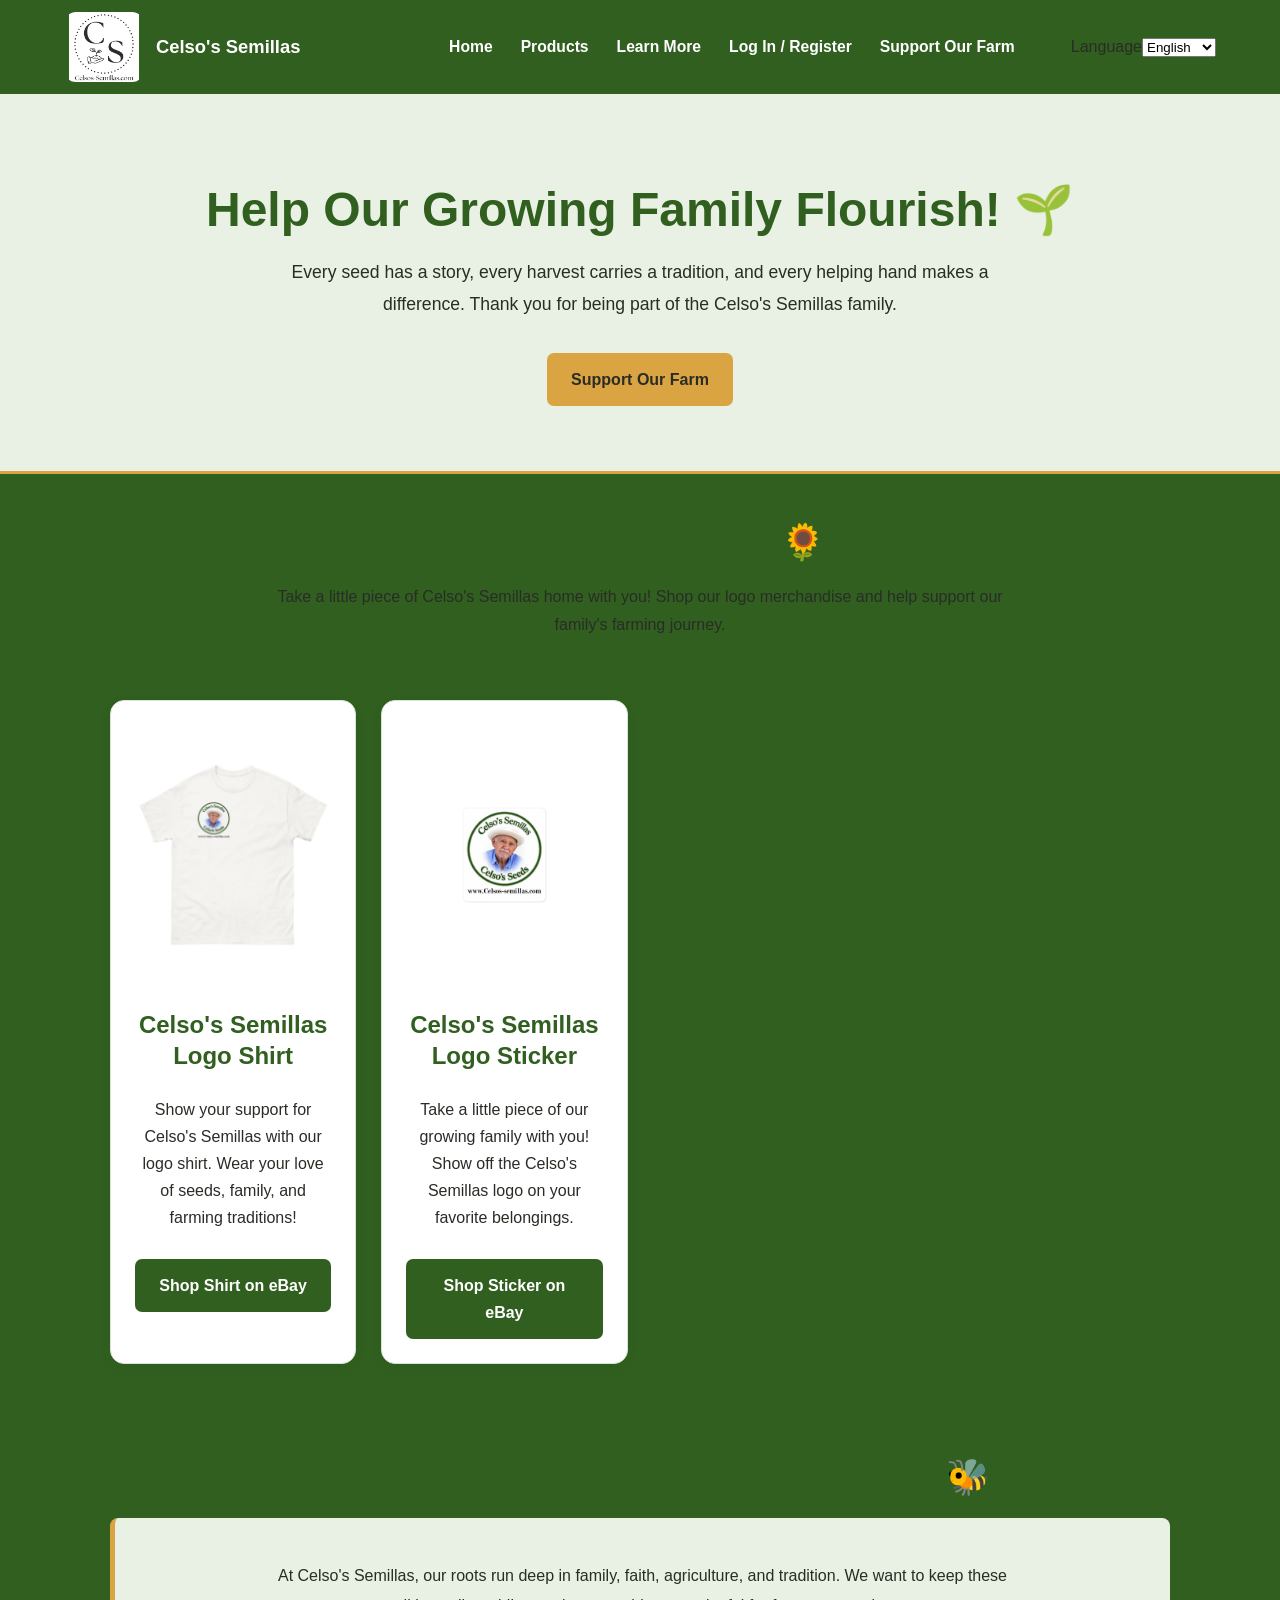
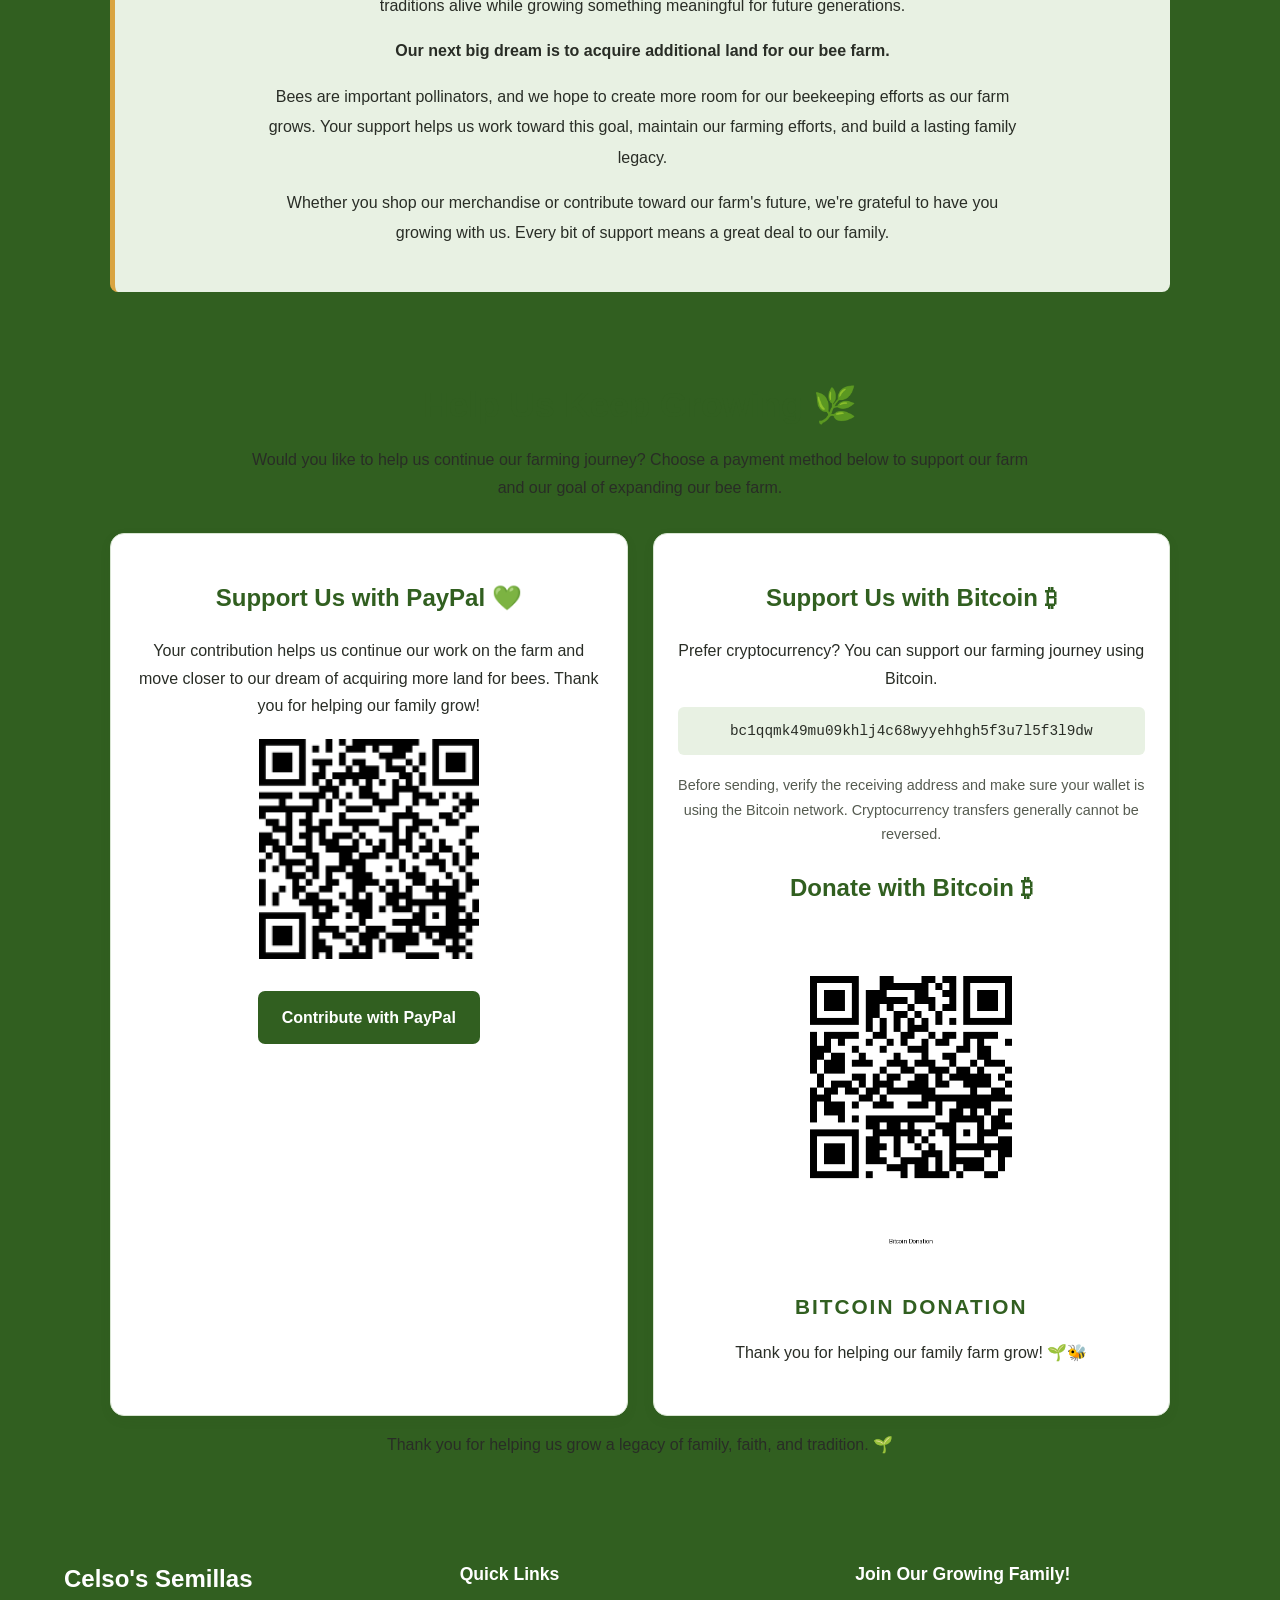
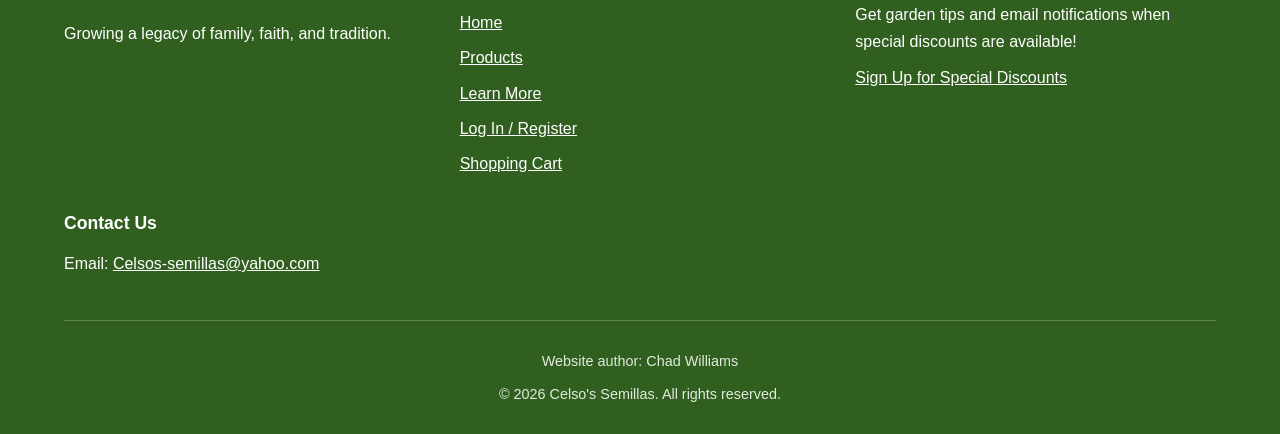
<file: support-farm.html>
<!DOCTYPE html>
<html lang="en">
<head>
  <script async src="https://www.googletagmanager.com/gtm.js?id=GTM-53R4JGKM"></script>
<script>
  window.dataLayer = window.dataLayer || [];
  function gtag(){dataLayer.push(arguments);}
  gtag('js', new Date());
</script>
  <meta charset="UTF-8">
  <meta name="viewport" content="width=device-width, initial-scale=1.0">

  <title>Support Our Farm | Celso's Semillas</title>
  <meta name="description" content="Support Celso's Semillas, shop our logo merchandise, and help us grow our family farm and future bee farm.">

  <link rel="stylesheet" href="style.css">
 <link rel="icon" type="image/jpeg" href="images/main LOGO facicon logo.jpg">
  <style>
    /* Support page styles */
    .support-page {
      background: var(--cream, #F8F6EF);
      color: var(--dark-text, #292D26);
      min-height: 100vh;
    }

    .support-hero {
      text-align: center;
      padding: 65px 20px;
      background: var(--light-green, #EEF2E8);
      border-bottom: 3px solid var(--gold, #D9A441);
    }

    .support-hero h1 {
      color: var(--forest-green, #315F20);
      font-size: clamp(2rem, 5vw, 3rem);
      margin-bottom: 16px;
    }

    .support-hero p {
      max-width: 760px;
      margin: 0 auto 20px;
      line-height: 1.8;
      font-size: 1.1rem;
    }

    .support-section {
      max-width: 1100px;
      margin: 0 auto;
      padding: 45px 20px;
    }

    .support-section h2 {
      color: var(--forest-green, #315F20);
      text-align: center;
      margin-bottom: 18px;
    }

    .support-intro {
      max-width: 780px;
      margin: 0 auto 30px;
      text-align: center;
      line-height: 1.8;
    }

    .merch-grid {
      display: grid;
      grid-template-columns: repeat(2, minmax(0, 1fr));
      gap: 25px;
      margin-top: 30px;
    }

    .merch-card,
    .support-card {
      background: #FFFFFF;
      border: 1px solid var(--border-color, #D9E2D4);
      border-radius: 14px;
      padding: 24px;
      text-align: center;
      box-shadow: 0 4px 12px rgba(36, 71, 25, 0.07);
    }

    .merch-card img {
      width: 100%;
      max-width: 340px;
      height: 260px;
      object-fit: contain;
      border-radius: 8px;
      margin: 0 auto 18px;
    }

    .merch-card h3,
    .support-card h3 {
      color: var(--forest-green, #315F20);
    }

    .merch-price {
      color: var(--forest-green, #315F20);
      font-size: 1.5rem;
      font-weight: bold;
      margin: 15px 0;
    }

    .support-button {
      display: inline-block;
      background: var(--forest-green, #315F20);
      color: #FFFFFF;
      text-decoration: none;
      font-weight: bold;
      padding: 13px 24px;
      border-radius: 7px;
      margin-top: 12px;
      transition: background 0.2s ease;
    }

    .support-button:hover {
      background: var(--dark-green, #244719);
    }

    .support-button.gold {
      background: var(--gold, #D9A441);
      color: #292D26;
    }

    .support-button.gold:hover {
      filter: brightness(0.94);
    }

    .farm-story {
      background: var(--light-green, #EEF2E8);
      border-left: 5px solid var(--gold, #D9A441);
      padding: 28px;
      border-radius: 8px;
      line-height: 1.9;
    }

    .support-grid {
      display: grid;
      grid-template-columns: repeat(2, minmax(0, 1fr));
      gap: 25px;
      margin-top: 25px;
    }

    .crypto-address {
      overflow-wrap: anywhere;
      background: var(--light-green, #EEF2E8);
      padding: 12px;
      border-radius: 6px;
      font-family: monospace;
      font-size: 0.9rem;
      margin: 15px 0;
    }

    .support-note {
      font-size: 0.9rem;
      color: #555B50;
      line-height: 1.7;
      margin-top: 18px;
    }

    @media (max-width: 650px) {
      .merch-grid,
      .support-grid {
        grid-template-columns: 1fr;
      }

      .support-hero {
        padding: 45px 18px;
      }

      .merch-card img {
        height: 220px;
      }
    }
  </style>
   <!-- PayPal cart -->
    <script src="https://www.paypalobjects.com/ncp/cart/cart.js"
            data-merchant-id="957AZ7LMPT8UA"></script>
</head>

<body class="support-page">

  <header class="header1">
   <!DOCTYPE html>
<html lang="en">
<head>
    <meta charset="UTF-8">
    <meta name="viewport" content="width=device-width, initial-scale=1.0">

    <title>Shop Seeds | Celso's Semillas</title>

    <meta name="description"
          content="Shop quality seeds at Celso's Semillas. Explore our seed collection and grow something wonderful.">

    <!-- Font Awesome for the shopping cart icon -->
    <link rel="stylesheet"
          href="https://cdnjs.cloudflare.com/ajax/libs/font-awesome/6.5.2/css/all.min.css">

    <link rel="icon" type="image/jpeg" href="images/main LOGO facicon logo.jpg">
    <link rel="stylesheet" href="style.css">
    <script src="https://www.paypalobjects.com/ncp/cart/cart.js" data-merchant-id="957AZ7LMPT8UA"></script>
</head>

<body>

  <header class="header1">
   <nav class="navbar" aria-label="Main navigation">

        <a href="index.html" class="brand">
            <img
                class="small_logo"
                src="A3B91089-1409-40DA-A901-B8CD8E49F6BF.jpg"
                alt="Celso's Semillas home">
            <span>Celso's Semillas</span>
        </a>

        <ul class="nav-links">
            <li><a href="index.html" aria-current="page" data-i18n="home">Home</a></li>
<li><a href="products.html" data-i18n="products">Products</a></li>
<li><a href="learnmore.html" data-i18n="learnMore">Learn More</a></li>
<li><a href="login.html" data-i18n="login">Log In / Register</a></li>
<li><a href="support-farm.html" data-i18n="supportFarm">Support Our Farm</a></li>
            <li>
                <paypal-cart-button data-id="pp-view-cart"></paypal-cart-button>
            </li>
        </ul>

       

    </nav>
<script>
  cartPaypal.Cart({ id: "pp-view-cart" })
</script>

  <main>
   <section class="support-hero">
  <h1 data-i18n="supportHeroTitle">
    Help Our Growing Family Flourish! 🌱
  </h1>

  <p data-i18n="supportHeroText">
    Every seed has a story, every harvest carries a tradition,
    and every helping hand makes a difference.
    Thank you for being part of the Celso's Semillas family.
  </p>

  <a href="#support-donations" class="support-button gold"
     data-i18n="supportFarmButton">
    Support Our Farm
  </a>
</section>

    <section class="support-section" id="merchandise">
      <h2 data-i18n="supportMerchTitle">Wear Your Support 🌻</h2>

      <p class="support-intro" data-i18n="supportMerchIntro">
  Take a little piece of Celso's Semillas home with you!
  Shop our logo merchandise and help support our family's
  farming journey.
</p>

      <div class="merch-grid">

       
<div class="merch-grid">

  <!-- Celso's Semillas Shirt -->
  <article class="merch-card">
    <div class="merch-placeholder">
    <img src="tshirt logo.webp" alt="Celso's Semillas Logo Shirt">
   
    </div>

    <h3 data-i18n="supportShirtTitle">Celso's Semillas Logo Shirt</h3>

    <p data-i18n="supportShirtText">
  Show your support for Celso's Semillas with our
  logo shirt. Wear your love of seeds, family,
  and farming traditions!
</p>

    <a
      class="support-button"
      href="https://www.ebay.com/itm/900084319810"
      target="_blank"
      rel="noopener noreferrer"
    >
    <span data-i18n="supportShopShirt">Shop Shirt on eBay</span>
    </a>
  </article>

  <!-- Celso's Semillas Logo Sticker -->
  <article class="merch-card">
    <div class="merch-placeholder">
      <img src="sticker logo.webp" alt="Celso's Semillas Logo Sticker">
    
    </div>

    <h3 data-i18n="supportStickerTitle">Celso's Semillas Logo Sticker</h3>

    <p data-i18n="supportStickerText">
  Take a little piece of our growing family with you!
  Show off the Celso's Semillas logo on your
  favorite belongings.
</p>

    <a
      class="support-button"
      href="https://www.ebay.com/itm/900028585972"
      target="_blank"
      rel="noopener noreferrer"
    >
     <span data-i18n="supportShopSticker">Shop Sticker on eBay</span>
    </a>
  </article>

</div>

    </section>

    <section class="support-section">
     <h2 data-i18n="supportDreamTitle">Our Dream: Growing More Than Seeds 🐝</h2>
      <div class="farm-story">
  <p data-i18n="supportStory1">
    At Celso's Semillas, our roots run deep in family, faith,
    agriculture, and tradition. We want to keep these traditions
    alive while growing something meaningful for future generations.
  </p>

  <p>
    <strong data-i18n="supportStory2">
      Our next big dream is to acquire additional land
      for our bee farm.
    </strong>
  </p>

  <p data-i18n="supportStory3">
    Bees are important pollinators, and we hope to create more
    room for our beekeeping efforts as our farm grows. Your support
    helps us work toward this goal, maintain our farming efforts,
    and build a lasting family legacy.
  </p>

  <p data-i18n="supportStory4">
    Whether you shop our merchandise or contribute toward our
    farm's future, we're grateful to have you growing with us.
    Every bit of support means a great deal to our family.
  </p>
</div>
    </section>

    <section class="support-section" id="support-donations">
      <h2 data-i18n="supportDonationTitle">Help Us Keep Growing 🌿</h2>

      <p class="support-intro" data-i18n="supportDonationIntro">
  Would you like to help us continue our farming journey?
  Choose a payment method below to support our farm and our
  goal of expanding our bee farm.
</p>

      <div class="support-grid">

        <article class="support-card">
          <h3 data-i18n="supportPaypalTitle">Support Us with PayPal 💚</h3>
          <p data-i18n="supportPaypalText">
  Your contribution helps us continue our work on the farm
  and move closer to our dream of acquiring more land for bees.
  Thank you for helping our family grow!
</p>
          <img
  src="QR Code for paypal donation.png"
  alt="PayPal donation QR code"
  class="paypal-qr-code"
>
          <a
            class="support-button"
            href="https://www.paypal.com/donate/?hosted_button_id=YE8WYVPN35BVN"
            target="_blank"
            rel="noopener noreferrer"
          >
           <span data-i18n="supportPaypalButton">Contribute with PayPal</span>
          </a>
        </article>

        <article class="support-card">
         <h3 data-i18n="supportBitcoinTitle">Support Us with Bitcoin ₿</h3>

         <p data-i18n="supportBitcoinText">
  Prefer cryptocurrency? You can support our farming journey
  using Bitcoin.
</p>

          <!-- Add your verified public Bitcoin receiving address here.
               Never place a private key or recovery phrase on your website. -->
          <p class="crypto-address">
            bc1qqmk49mu09khlj4c68wyyehhgh5f3u7l5f3l9dw
          </p>

       <p class="support-note" data-i18n="supportBitcoinNote">
            Before sending, verify the receiving address and make sure
            your wallet is using the Bitcoin network. Cryptocurrency
            transfers generally cannot be reversed.
          </p>

<div class="bitcoin-qr-container">
  <h3 data-i18n="supportBitcoinQRTitle">Donate with Bitcoin ₿</h3>

  <img
    src="celsos_semillas_bitcoin_qr.png"
    alt="Scan to donate Bitcoin to Celso's Semillas"
    class="bitcoin-qr-code"
  >

  <p class="bitcoin-qr-caption" data-i18n="supportBitcoinCaption">
  BITCOIN DONATION
</p>

 <p data-i18n="supportBitcoinThanks">
  Thank you for helping our family farm grow! 🌱🐝
</p>
</div>
        </article>

      </div>

     <p class="support-closing" data-i18n="supportClosing">
  Thank you for helping us grow a legacy of family, faith,
  and tradition. 🌱
</p>
    </section>
  </main>

  <footer class="footer">
    <div class="footer-content">

        <div class="footer-about">
            <h2>Celso's Semillas</h2>
            <p data-i18n="footerTagline">Growing a legacy of family, faith, and tradition.</p>
        </div>

        <div class="footer-links">
            <h3 data-i18n="quickLinks">Quick Links</h3>
            <a href="index.html" data-i18n="home">Home</a>
            <a href="products.html" data-i18n="products">Products</a>
            <a href="learnmore.html" data-i18n="learnMore">Learn More</a>
            <a href="login.html" data-i18n="login">Log In / Register</a>
            <a href="shoppingcart.html" data-i18n="shoppingCart">Shopping Cart</a>
        </div>

        <div class="footer-newsletter">
            <h3 data-i18n="newsletterHeading">🌱 Join Our Growing Family</h3>

            <p data-i18n="footerNewsletterDescription">
                Get garden tips and email notifications when special discounts are available!
            </p>

            <a
                href="login.html"
                target="_blank"
                rel="noopener noreferrer"
                data-i18n="footerNewsletterButton">
                Sign Up for Special Discounts
            </a>
        </div>

        <div class="footer-contact">
            <h3 data-i18n="contactUs">Contact Us</h3>
            <p>
    <span data-i18n="emailLabel">Email:</span>
    <a href="mailto:Celsos-semillas@yahoo.com">
        Celsos-semillas@yahoo.com
    </a>
</p>
        </div>

    </div>

    <div class="footer-bottom">
        <p data-i18n="websiteAuthor">Website author: Chad Williams</p>
       <p data-i18n="copyright">&copy; 2026 Celso's Semillas. All rights reserved.</p>
    </div>
</footer>

  <script src="translations.js"></script>
</body>
</html>
</file>
<file: style.css>
/* ========================================
   CELSO'S SEMILLAS
   Natural & Organic Website Theme
   Colors inspired by the main logo
======================================== */

/* CELSO'S SEMILLAS - BRAND COLOR PALETTE */
:root {
    --forest-green: #315F20;
    --dark-green: #456F43;
    --sage-green: #8BA888;
    --cream: #F8F6EF;
    --gold: #D9A441;
    --dark-text: #292D26;
    --white: #FFFFFF;
    --light-green: #E8F1E3;
    --border-color: #D8E5D2;
}
/* ========================================
   RESET AND BASE STYLES
======================================== */

*,
*::before,
*::after {
    box-sizing: border-box;
}

html {
    scroll-behavior: smooth;
    scroll-padding-top: 20px;
}

body {
    margin: 0;
    padding: 0;
    font-family: Arial, Helvetica, sans-serif;
    background-color: var(--white);
    color: var(--dark-text);
    line-height: 1.7;
}

img {
    display: block;
    max-width: 100%;
    height: auto;
}

a {
    transition: color 0.25s ease,
                background-color 0.25s ease;
}

a:focus-visible,
button:focus-visible {
    outline: 2px solid var(--sage-green);
    outline-offset: 4px;
}

/* ========================================
   HEADER AND NAVIGATION BAR
======================================== */

.header1 {
    width: 100%;
    background-color: var(--forest-green);
    position: relative;
    z-index: 100;
    box-shadow: 0 3px 10px rgba(0, 0, 0, 0.12);
}

.navbar {
    width: 100%;
    max-width: 1400px;
    min-height: 90px;
    margin: 0 auto;
    padding: 12px 5%;

    display: flex;
    align-items: center;
    justify-content: space-between;
    gap: 25px;
}

/* Brand and logo */

.brand {
    display: flex;
    align-items: center;
    gap: 12px;
    flex-shrink: 0;

    color: var(--white);
    text-decoration: none;
    font-size: 1.15rem;
    font-weight: bold;
}

.brand:hover {
    color: var(--sage-green);
}


.small_logo {
    width: 80px;
    height: 70px;
    object-fit: contain;
    border-radius: 12px;
    display: block;
}

/* Navigation links */

.nav-links {
    display: flex;
    align-items: center;
    justify-content: flex-end;
    flex-wrap: wrap;
    gap: 12px 28px;

    list-style: none;
    margin: 0;
    padding: 0;
}

.nav-links a {
    display: inline-flex;
    align-items: center;
    gap: 8px;

    color: var(--white);
    text-decoration: none;
    font-size: 0.98rem;
    font-weight: 600;

    padding: 10px 0;
}

.nav-links a:hover {
    color: var(--sage-green);
}

/* Shopping cart icon */

.nav-links .fa-cart-shopping {
    color: inherit;
    font-size: 1.15rem;
    position: static;
}

/* Other Font Awesome icons */

.fa-solid {
    color: inherit;
}

/* ========================================
   MAIN CONTENT
======================================== */

main {
    width: 100%;
    margin: 0 auto;
}

section {
    padding: 55px 20px;
    text-align: center;
}

h1,
h2,
h3,
h4 {
    line-height: 1.3;
    text-align: center;
}

h1 {
    color: var(--forest-green);
    font-size: clamp(2rem, 5vw, 3.2rem);
    margin: 20px 0;
}

h2 {
    color: var(--forest-green);
    font-size: clamp(1.6rem, 3vw, 2.2rem);
    margin: 0 0 25px;
}

h3 {
    color: var(--forest-green);
    font-size: 1.5rem;
}

h4 {
    color: var(--forest-green);
    font-size: 1.3rem;
}

p {
    text-align: center;
    max-width: 750px;
    margin: 15px auto;
}

/* ========================================
   HERO SECTION
======================================== */

.hero {
    background: linear-gradient(
        180deg,
        var(--cream) 0%,
        var(--light-green) 100%
    );

    padding-top: 55px;
    padding-bottom: 65px;
}

.pagelogo {
    display: block;
    width: min(300px, 85%);
    height: auto;
    margin: 0 auto 25px;
    object-fit: contain;
}

.hero-text {
    font-size: 1.15rem;
    max-width: 650px;
    margin: 0 auto 28px;
}

/* Main call-to-action button */

.button {
    display: inline-block;
    padding: 13px 28px;

    background-color: var(--forest-green);
    color: var(--white);
    text-decoration: none;
    font-weight: bold;

    border: none;
    border-radius: 8px;
    cursor: pointer;

    transition: background-color 0.25s ease,
                transform 0.25s ease;
}

.button:hover {
    background-color: var(--dark-green);
    color: var(--white);
    transform: translateY(-2px);
}

/* ========================================
   IMAGES
======================================== */

.content-image {
    display: block;
    width: min(450px, 100%);
    max-height: 520px;
    object-fit: contain;
    margin: 25px auto;
    border-radius: 14px;
    box-shadow: 0 5px 18px rgba(25, 63, 40, 0.12);
}

/* General images directly inside main,
   excluding the main page logo */

main > img:not(.pagelogo) {
    width: min(450px, 100%);
    height: auto;
    margin: 25px auto;
    border-radius: 14px;
}

/* ========================================
   FAMILY SECTION
======================================== */

.family-section {
    background-color: var(--cream);
}

/* ========================================
   FAITH SECTION
======================================== */

.faith-section {
    background-color: #E8EFE4;
}

.faith-section blockquote {
    max-width: 750px;
    margin: 0 auto;
    padding: 20px 25px;

    border-left: 4px solid var(--sage-green);
    color: var(--dark-text);

    font-size: 1.15rem;
    font-style: italic;
    text-align: left;
}

.verse-reference {
    color: var(--forest-green);
    font-weight: bold;
    margin-top: 18px;
}

/* ========================================
   MUSIC SECTION
======================================== */

.music-section {
    background-color: var(--light-green);
}

.music-link {
    display: inline-flex;
    align-items: center;
    justify-content: center;
    gap: 10px;

    margin: 20px auto 30px;
    padding: 12px 24px;

    background-color: var(--forest-green);
    color: var(--white);
    text-decoration: none;
    font-weight: bold;

    border-radius: 8px;
}

.music-link:hover {
    background-color: var(--dark-green);
    color: var(--white);
}

.music-link i {
    font-size: 1.5rem;
}

/* Responsive YouTube video */

.video-container {
    width: 100%;
    max-width: 800px;
    margin: 30px auto 0;
    aspect-ratio: 16 / 9;
}

.video-container iframe {
    display: block;
    width: 100%;
    height: 100%;
    border: 0;
    border-radius: 12px;
}

/* Support a directly embedded iframe */

.music-section iframe {
    max-width: 100%;
}

/* ========================================
   SMALL IMAGE GALLERY
======================================== */

.small-img-row {
    display: flex;
    justify-content: center;
    align-items: center;
    flex-wrap: wrap;
    gap: 15px;
}

.small-img-col {
    flex: 0 1 25%;
    cursor: pointer;
}

.small-img-col img {
    display: block;
    width: 100px;
    max-width: 100%;
    border-radius: 10px;
    margin: 0 auto;
}

/* ========================================
   FOOTER
======================================== */

.footer,
footer {
    width: 100%;
    margin: 0;
    padding: 45px 5% 20px;

    background-color: #315F20;
    color: var(--white);
}

/* Footer columns */

.footer-content {
    max-width: 1200px;
    margin: 0 auto;

    display: grid;
    grid-template-columns: repeat(3, minmax(0, 1fr));
    gap: 35px;
    align-items: start;
}

.footer h2,
.footer h3,
footer h2,
footer h3 {
    color: var(--white);
    text-align: left;
    margin-top: 0;
}

.footer h2,
footer h2 {
    font-size: 1.5rem;
}

.footer h3,
footer h3 {
    font-size: 1.1rem;
    margin-bottom: 15px;
}

/* Footer paragraphs */

.footer p,
footer p {
    max-width: none;
    text-align: left;
    margin: 8px 0;
    overflow-wrap: anywhere;
}

/* Footer links */

.footer-links {
    display: flex;
    flex-direction: column;
    align-items: flex-start;
    gap: 8px;
}

.footer-links a,
.footer-contact a,
footer a {
    color: var(--white);
    text-decoration: underline;
    overflow-wrap: anywhere;
}

.footer-links a:hover,
.footer-contact a:hover,
footer a:hover {
    color: var(--sage-green);
}

/* Footer copyright area */

.footer-bottom {
    max-width: 1200px;
    margin: 35px auto 0;
    padding-top: 20px;
    border-top: 1px solid rgba(255, 255, 255, 0.25);
}

.footer-bottom p {
    text-align: center;
    font-size: 0.9rem;
    color: #E0EBDD;
}

/* ========================================
   RESPONSIVE TABLET LAYOUT
======================================== */

@media (max-width: 900px) {
    .navbar {
        padding: 15px 4%;
        gap: 15px;
    }

    .brand {
        font-size: 1rem;
    }

    .small_logo {
        width: 55px;
        height: 55px;
    }

    .nav-links {
        gap: 8px 16px;
    }

    .nav-links a {
        font-size: 0.9rem;
    }

    .footer-content {
        gap: 22px;
    }
}

/* ========================================
   RESPONSIVE MOBILE LAYOUT
======================================== */

@media (max-width: 650px) {
    .navbar {
        flex-direction: column;
        justify-content: center;
        gap: 12px;
        padding: 15px;
    }

    .brand {
        justify-content: center;
    }

    .small_logo {
        width: 50px;
        height: 50px;
    }

    .nav-links {
        width: 100%;
        justify-content: center;
        gap: 5px 18px;
    }

    .nav-links a {
        padding: 8px 2px;
        font-size: 0.9rem;
    }

    section {
        padding: 40px 18px;
    }

    .hero {
        padding-top: 35px;
        padding-bottom: 45px;
    }

    .pagelogo {
        width: min(250px, 85%);
    }

    .hero-text {
        font-size: 1rem;
    }

    .content-image {
        width: min(100%, 380px);
    }

    .faith-section blockquote {
        padding: 15px;
        font-size: 1rem;
    }

    .footer,
    footer {
        padding: 35px 22px 18px;
    }

    .footer-content {
        grid-template-columns: 1fr;
        gap: 25px;
    }

    .footer h2,
    .footer h3,
    footer h2,
    footer h3 {
        text-align: center;
    }

    .footer-about p,
    .footer-contact p {
        text-align: center;
    }

    .footer-links {
        align-items: center;
    }

    .footer-bottom {
        margin-top: 25px;
    }
}

/* ========================================
   SMALL MOBILE PHONES
======================================== */

@media (max-width: 380px) {
    .nav-links {
        gap: 4px 12px;
    }

    .nav-links a {
        font-size: 0.82rem;
    }

    .button {
        padding: 12px 18px;
    }
}

/* ========================================
   REDUCED MOTION ACCESSIBILITY
======================================== */

@media (prefers-reduced-motion: reduce) {
    html {
        scroll-behavior: auto;
    }

    *,
    *::before,
    *::after {
        transition-duration: 0.01ms !important;
        animation-duration: 0.01ms !important;
    }
}

/* ========================================
   PRODUCTS PAGE — PRODUCT PHOTOS ONLY
   Navbar styles remain unchanged.
======================================== */

/* Arrange products in a responsive grid */
.products-section {
    max-width: 1400px;
    margin: 0 auto;
    padding: 45px 5%;
}

.product-grid {
    display: grid;
    grid-template-columns: repeat(3, minmax(0, 1fr));
    gap: 28px;
    align-items: stretch;
}

/* Product card */
.product-card {
    min-width: 0;
    overflow: hidden;
    display: flex;
    flex-direction: column;
    background-color: var(--white);
    border: 1px solid var(--border-color);
    border-radius: 12px;
    box-shadow: 0 4px 14px rgba(36, 71, 25, 0.08);
}

/* Same-sized photo area for every product */
.product-image {
    width: 100%;
    height: 250px;
    flex-shrink: 0;
    overflow: hidden;
    display: flex;
    align-items: center;
    justify-content: center;
    background-color: var(--cream);
}

/* Keep each photo proportional */
.product-image img {
    display: block;
    width: 100%;
    height: 100%;
    max-width: 100%;
    object-fit: contain;
    object-position: center;
    margin: 0;
    border-radius: 0;
    box-shadow: none;
}

/* Missing-photo placeholder */
.product-image .image-placeholder:not([hidden]) {
    display: flex;
    width: 100%;
    height: 100%;
    flex-direction: column;
    align-items: center;
    justify-content: center;
    gap: 10px;
    padding: 15px;
    box-sizing: border-box;
    color: var(--forest-green);
    text-align: center;
}

.product-image .image-placeholder i {
    font-size: 36px;
}

.product-image .image-placeholder span {
    font-weight: bold;
}

/* Product details */
.product-info {
    display: flex;
    flex: 1;
    flex-direction: column;
    align-items: center;
    padding: 20px;
}

.product-info h3 {
    margin: 0 0 12px;
    font-size: 1.25rem;
}

.product-description {
    flex: 1;
    margin: 0 0 15px;
    font-size: 0.95rem;
}

.product-price {
    margin: 0 0 18px;
    color: var(--forest-green);
    font-size: 1.2rem;
    font-weight: bold;
}

.product-actions {
    display: flex;
    flex-wrap: wrap;
    justify-content: center;
    gap: 10px;
    width: 100%;
}

.product-actions .button {
    text-align: center;
}

/* Tablets */
@media (max-width: 900px) {
    .product-grid {
        grid-template-columns: repeat(2, minmax(0, 1fr));
        gap: 20px;
    }
}

/* Phones */
@media (max-width: 580px) {
    .products-section {
        padding: 30px 16px;
    }

    .product-grid {
        grid-template-columns: 1fr;
        gap: 22px;
    }

    .product-image {
        height: 240px;
    }
}

.cart-count {
    display: inline-flex;
    align-items: center;
    justify-content: center;
    min-width: 20px;
    height: 20px;
    margin-left: 5px;
    padding: 0 5px;
    border-radius: 50%;
    background-color: #D9A441;
    color: #292D26;
    font-size: 12px;
    font-weight: bold;
}

/* ===== Shopping Cart Layout ===== */

.cart-container {
    width: min(100% - 32px, 1000px);
    margin: 30px auto 50px;
}

main > h2 {
    text-align: center;
    margin: 35px 16px 20px;
    font-size: clamp(1.6rem, 4vw, 2.2rem);
    line-height: 1.3;
}

#cart-items {
    display: flex;
    flex-direction: column;
    gap: 16px;
}

/* Individual seed item */
.cart-item {
    display: grid;
    grid-template-columns: minmax(180px, 1fr) auto auto auto auto;
    align-items: center;
    gap: 22px;
    padding: 22px 24px;
    background: #ffffff;
    border: 1px solid #e2e8df;
    border-radius: 12px;
    box-shadow: 0 3px 10px rgba(0, 0, 0, 0.05);
}

/* Seed name */
.cart-item .item-name {
    min-width: 0;
    font-size: 1.1rem;
    font-weight: 700;
    line-height: 1.4;
    color: #284b2b;
    overflow-wrap: anywhere;
}

/* Price per seed */
.cart-item .item-price {
    font-size: 0.9rem;
    color: #626b62;
    white-space: nowrap;
}

/* Quantity buttons */
.cart-item .quantity-controls {
    display: flex;
    align-items: center;
    justify-content: center;
    gap: 12px;
}

.cart-item .quantity-controls button {
    width: 34px;
    height: 34px;
    display: inline-flex;
    align-items: center;
    justify-content: center;
    border: 1px solid #cbd8c7;
    border-radius: 7px;
    background: #f5f8f3;
    color: #284b2b;
    font-size: 1.2rem;
    cursor: pointer;
    transition: background 0.2s ease;
}

.cart-item .quantity-controls button:hover {
    background: #e3eddf;
}

.cart-item .quantity-number {
    min-width: 20px;
    text-align: center;
    font-weight: 600;
    font-size: 1rem;
}

/* Total for each item */
.cart-item .item-subtotal {
    min-width: 75px;
    text-align: right;
    font-size: 1.05rem;
    font-weight: 700;
    color: #284b2b;
    white-space: nowrap;
}

/* Remove button */
.cart-item .remove-button {
    padding: 8px 11px;
    border: 1px solid #e5c6c6;
    border-radius: 7px;
    background: #fff;
    color: #a33232;
    font-size: 0.85rem;
    cursor: pointer;
    transition: background 0.2s ease;
}

.cart-item .remove-button:hover {
    background: #fff0f0;
}

/* Cart subtotal and total */
.cart-summary {
    margin-top: 26px;
    padding: 24px;
    background: #f7f9f5;
    border: 1px solid #e2e8df;
    border-radius: 12px;
}

.cart-summary .summary-row {
    display: flex;
    align-items: center;
    justify-content: space-between;
    gap: 16px;
    padding: 10px 0;
}

.cart-summary .grand-total {
    margin-top: 8px;
    padding-top: 18px;
    border-top: 1px solid #d6dfd1;
    font-size: 1.2rem;
    font-weight: 700;
}

.cart-summary .note {
    margin: 16px 0;
    color: #626b62;
    font-size: 0.85rem;
    line-height: 1.6;
}

.cart-actions {
    display: flex;
    flex-wrap: wrap;
    gap: 12px;
    margin-top: 20px;
}

/* Empty cart message */
.empty-message {
    padding: 42px 20px;
    text-align: center;
    background: #f7f9f5;
    border: 1px solid #e2e8df;
    border-radius: 12px;
}

.empty-message h3 {
    margin-top: 0;
    color: #284b2b;
    font-size: 1.35rem;
}

.empty-message p {
    color: #626b62;
    line-height: 1.6;
}

.empty-message a {
    display: inline-block;
    margin-top: 10px;
    color: #284b2b;
    font-weight: 600;
}

/* Mobile layout */
@media (max-width: 760px) {
    .cart-item {
        grid-template-columns: minmax(0, 1fr) auto;
        gap: 12px 16px;
        padding: 18px;
    }

    .cart-item .item-name {
        grid-column: 1;
        font-size: 1.05rem;
    }

    .cart-item .item-price {
        grid-column: 1;
        grid-row: 2;
    }

    .cart-item .quantity-controls {
        grid-column: 1;
        grid-row: 3;
        justify-content: flex-start;
    }

    .cart-item .item-subtotal {
        grid-column: 2;
        grid-row: 1;
        align-self: center;
        font-size: 1rem;
    }

    .cart-item .remove-button {
        grid-column: 2;
        grid-row: 3;
        justify-self: end;
    }

    .cart-summary {
        padding: 18px;
    }

    .cart-actions {
        flex-direction: column;
    }

    .cart-actions .button {
        width: 100%;
        box-sizing: border-box;
        text-align: center;
    }
}

@media (max-width: 380px) {
    .cart-container {
        width: calc(100% - 20px);
    }

    .cart-item {
        padding: 14px;
        gap: 12px;
    }

    .cart-item .quantity-controls {
        gap: 8px;
    }
}

/* ===== Product Photos in Shopping Cart ===== */

.cart-item {
    grid-template-columns: 76px minmax(150px, 1fr) auto auto auto auto;
}

.cart-item-image {
    display: block;
    width: 76px;
    height: 84px;
    object-fit: contain;
    object-position: center;
    padding: 4px;
    background: var(--cream);
    border: 1px solid var(--border-color);
    border-radius: 8px;
}

.cart-item .item-name {
    text-align: left;
}

/* Mobile cart with product photos */
@media (max-width: 760px) {
    .cart-item {
        grid-template-columns: 64px minmax(0, 1fr);
        align-items: start;
        gap: 10px 14px;
    }

    .cart-item-image {
        grid-column: 1;
        grid-row: 1 / span 5;
        width: 64px;
        height: 76px;
    }

    .cart-item .item-name {
        grid-column: 2;
        grid-row: 1;
    }

    .cart-item .item-price {
        grid-column: 2;
        grid-row: 2;
    }

    .cart-item .quantity-controls {
        grid-column: 2;
        grid-row: 3;
        justify-content: flex-start;
    }

    .cart-item .item-subtotal {
        grid-column: 2;
        grid-row: 4;
        text-align: left;
    }

    .cart-item .remove-button {
        grid-column: 2;
        grid-row: 5;
        justify-self: start;
    }
}


.newsletter-signup {
    background-color: #F8F6EF;
    color: #292D26;
    text-align: center;
    padding: 35px 20px;
    margin: 25px auto;
    border-radius: 12px;
}

.newsletter-signup h2 {
    color: #315F20;
    margin-bottom: 12px;
}

.newsletter-signup p {
    max-width: 650px;
    margin: 0 auto 22px;
    line-height: 1.6;
}

.newsletter-button {
    display: inline-block;
    background-color: #315F20;
    color: #FFFFFF !important;
    padding: 14px 24px;
    border-radius: 8px;
    text-decoration: none;
    font-weight: bold;
}

.newsletter-button:hover {
    background-color: #244719;
}


/* Keep PayPal purchase area wide enough for its button */
.product-actions {
    display: flex;
    flex-direction: column;
    align-items: stretch;
    width: 100%;
    min-width: 0;
}

.paypal-add-button {
    display: block;
    width: 100%;
    min-width: 0;
    margin: 10px 0;
}

/* Keep the eBay option separate below PayPal */
.ebay-section {
    display: flex;
    flex-direction: column;
    align-items: center;
    width: 100%;
    box-sizing: border-box;
    margin-top: 16px;
    padding-top: 12px;
    border-top: 1px solid #D9E2D4;
}

.ebay-label {
    width: 100%;
    margin: 0 0 10px;
    text-align: center;
    white-space: normal;
    overflow-wrap: normal;
}

.ebay-section .ebay-button {
    display: block;
    width: 100%;
    box-sizing: border-box;
    text-align: center;
}


.paypal-qr-code {
  display: block;
  width: 220px;
  max-width: 100%;
  height: auto;
  margin: 20px auto;
}
.bitcoin-qr-container {
  text-align: center;
  width: 100%;
  margin: 25px auto;
}

.bitcoin-qr-container .bitcoin-qr-code {
  display: block;
  width: 300px;
  max-width: 100%;
  height: auto;
  margin: 20px auto;
}

.bitcoin-qr-caption {
  font-size: 1.3rem;
  font-weight: 800;
  letter-spacing: 2px;
  color: var(--forest-green, #315F20);
  margin: 15px 0;
  text-align: center;
}

.bitcoin-qr-container p {
  line-height: 1.7;
}

@media (max-width: 480px) {
  .bitcoin-qr-container .bitcoin-qr-code {
    width: 260px;
  }

  .bitcoin-qr-caption {
    font-size: 1.15rem;
  }
}
</file>
